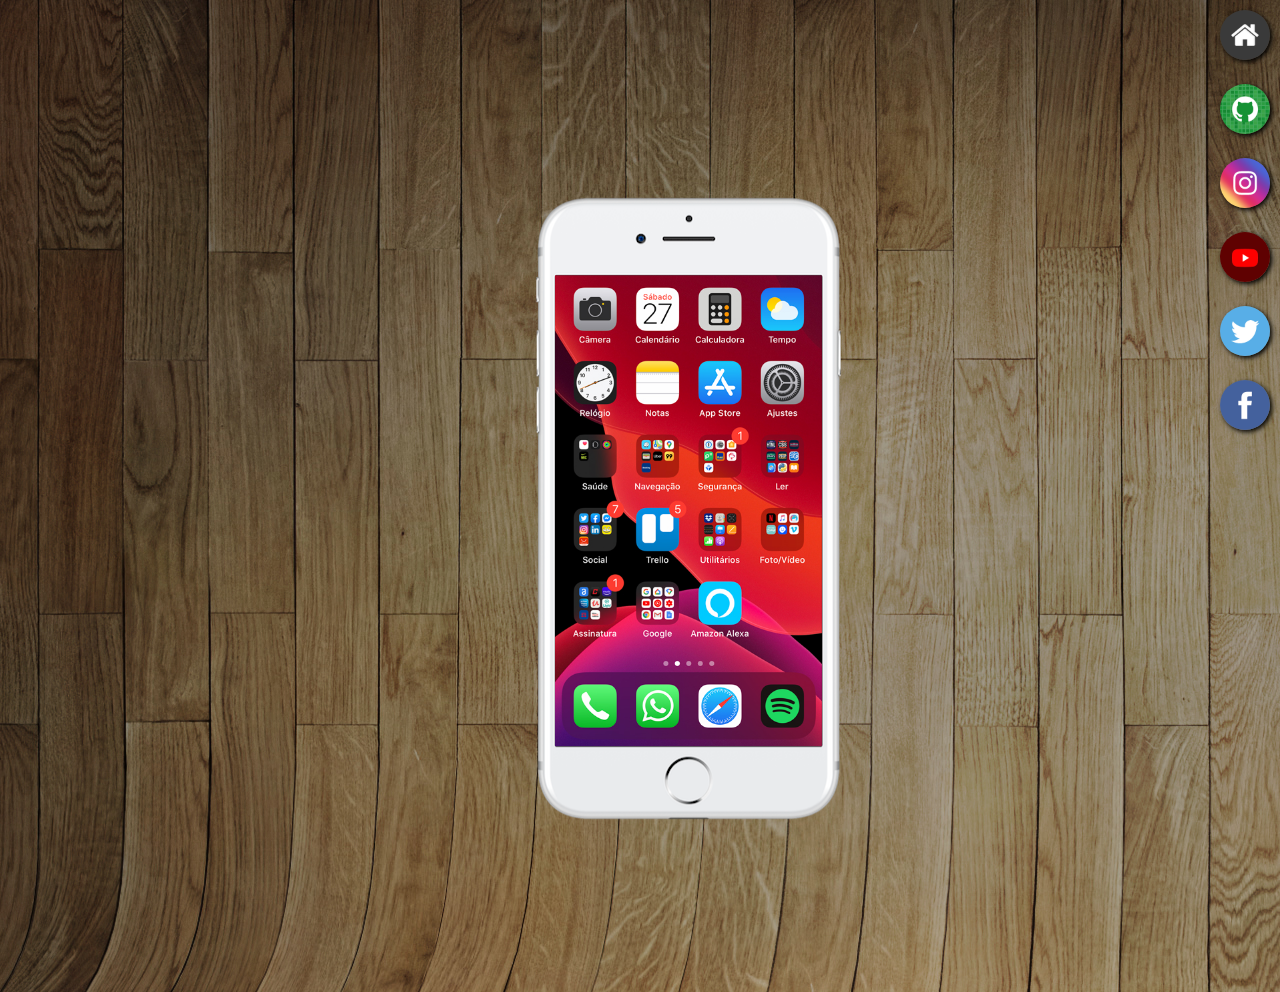
<file: index.html>
<!DOCTYPE html>
<html lang="pt-br">
<head>
    <meta charset="UTF-8">
    <meta name="viewport" content="width=device-width, initial-scale=1.0">
    <title>Projeto Redes Sociais</title>
    <link rel="shortcut icon" href="favicon.ico" type="image/x-icon">
    <link rel="stylesheet" href="estilos/style.css">
</head>
<body>
    <main>
        <section id="telefone">
            <iframe src="home.html" name="tela" id="tela" frameborder="0"></iframe>
        </section>
        <section id="redes-sociais">
            <a href="home.html" target="tela"><img src="imagens/logo-home.jpg" alt="home"></a><br>
            <a href="github.html" target="tela"><img src="imagens/logo-github.jpg" alt="github"></a><br>
            <a href="instagram.html" target="tela"><img src="imagens/logo-instagram.jpg" alt="instagram"></a><br>
            <a href="youtube.html" target="tela"><img src="imagens/logo-youtube.jpg" alt="youtube"></a><br>
            <a href="twitter.html" target="tela"><img src="imagens/logo-twitter.jpg" alt="twitter"></a><br>
            <a href="facebook.html" target="tela"><img src="imagens/logo-facebook.jpg" alt="facebook"></a>
        </section>
    </main>
</body>
</html>
</file>
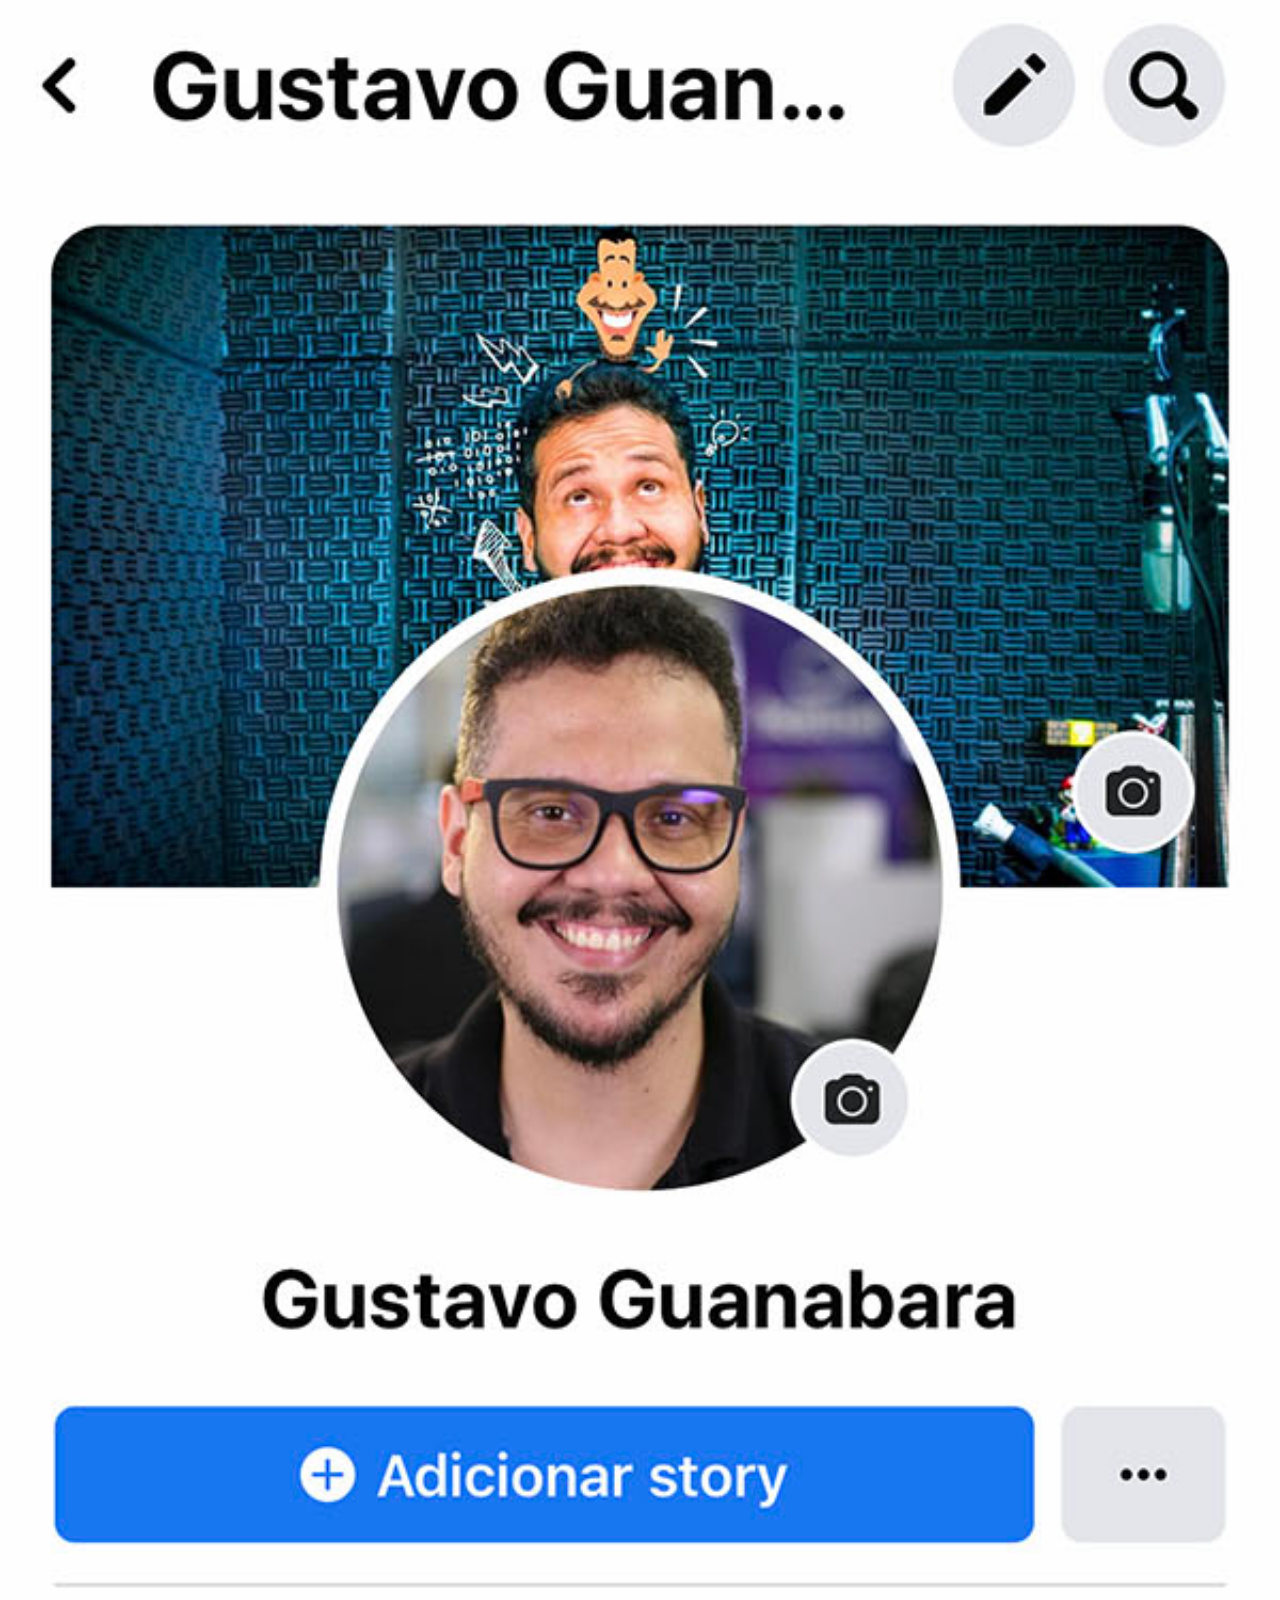
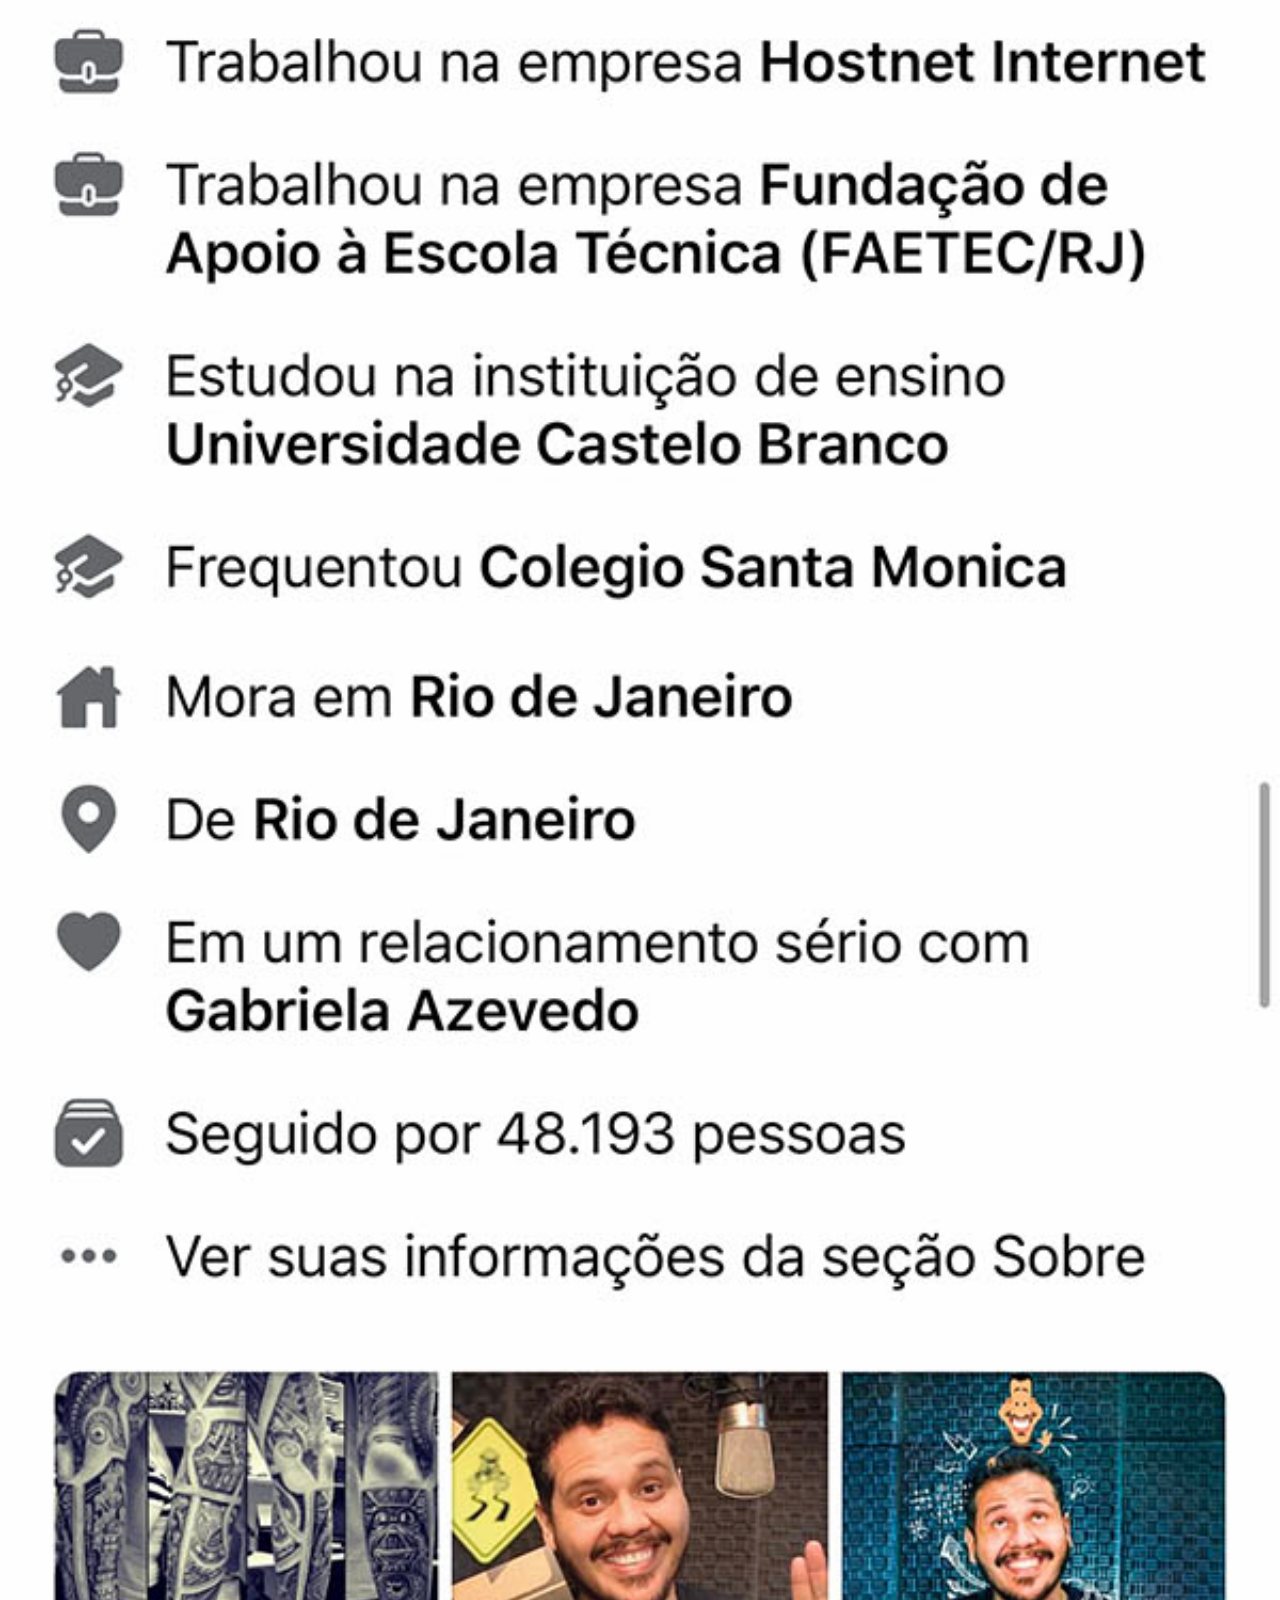
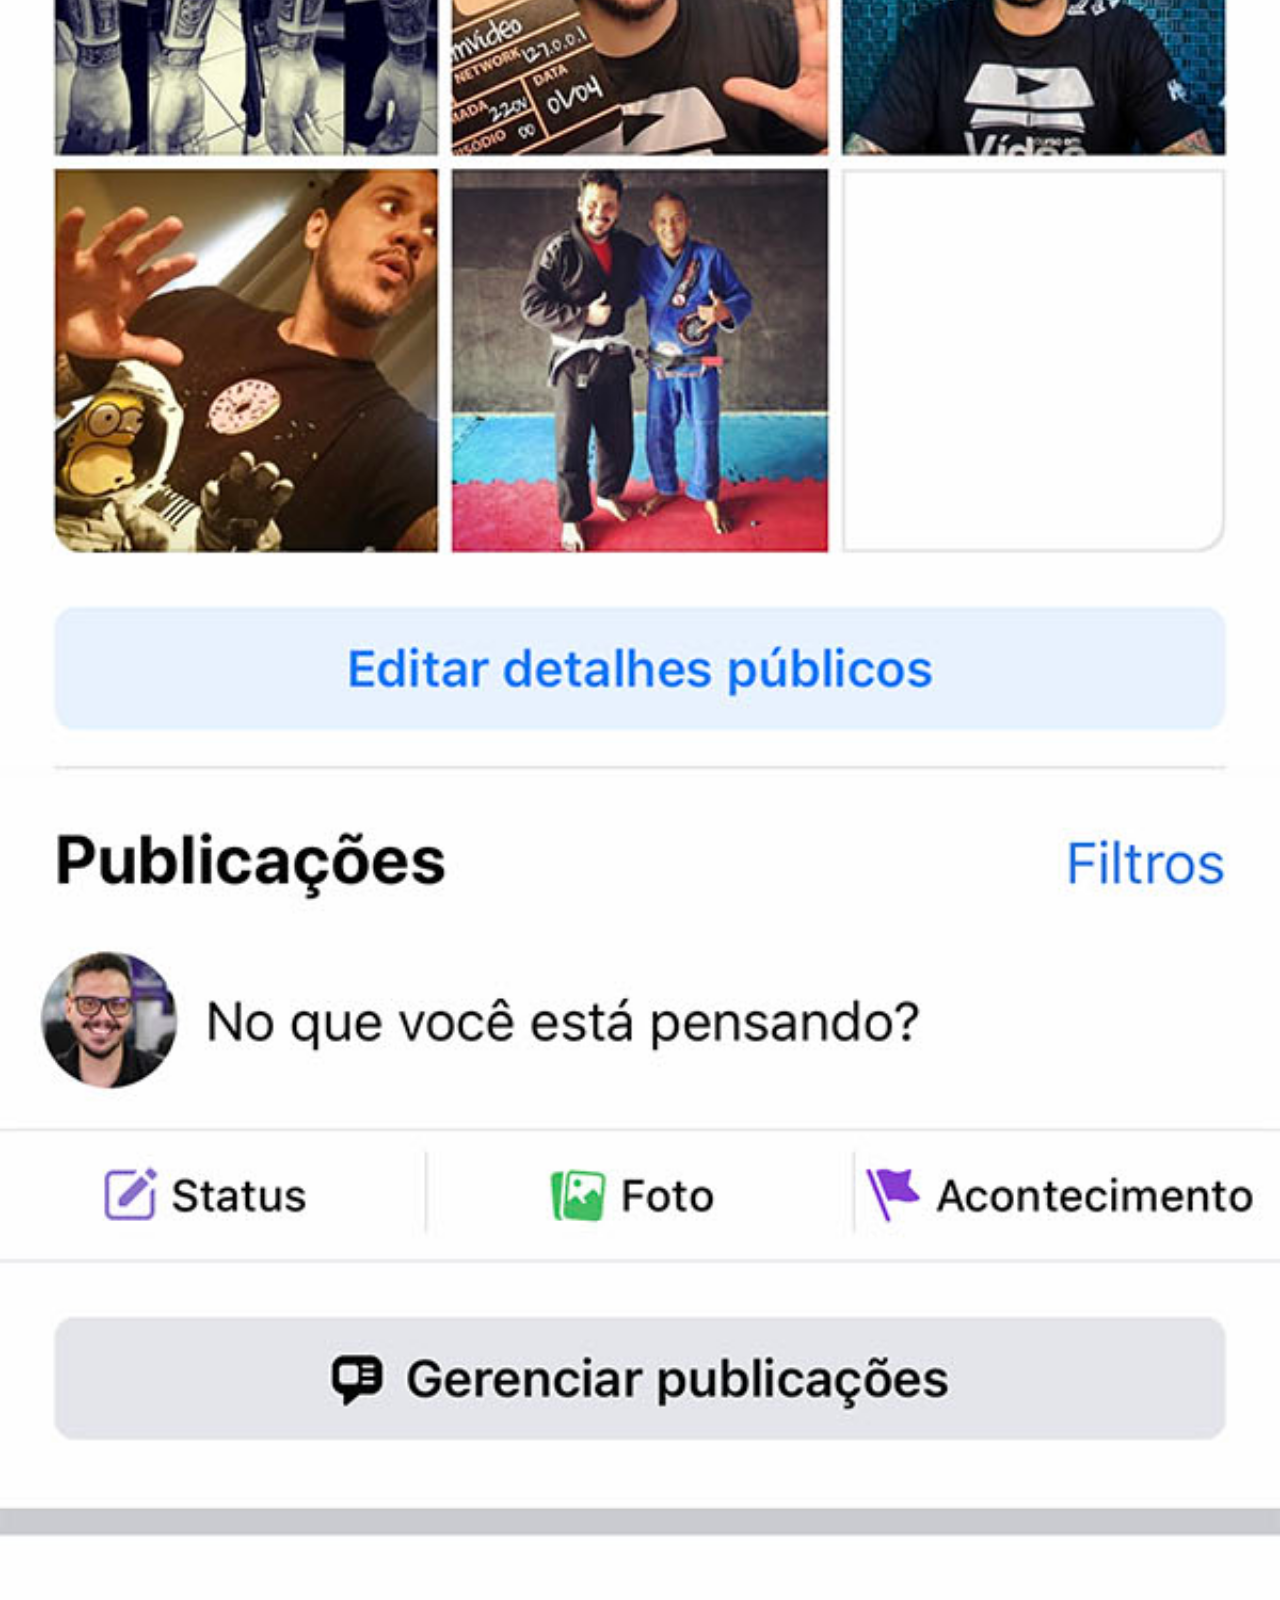
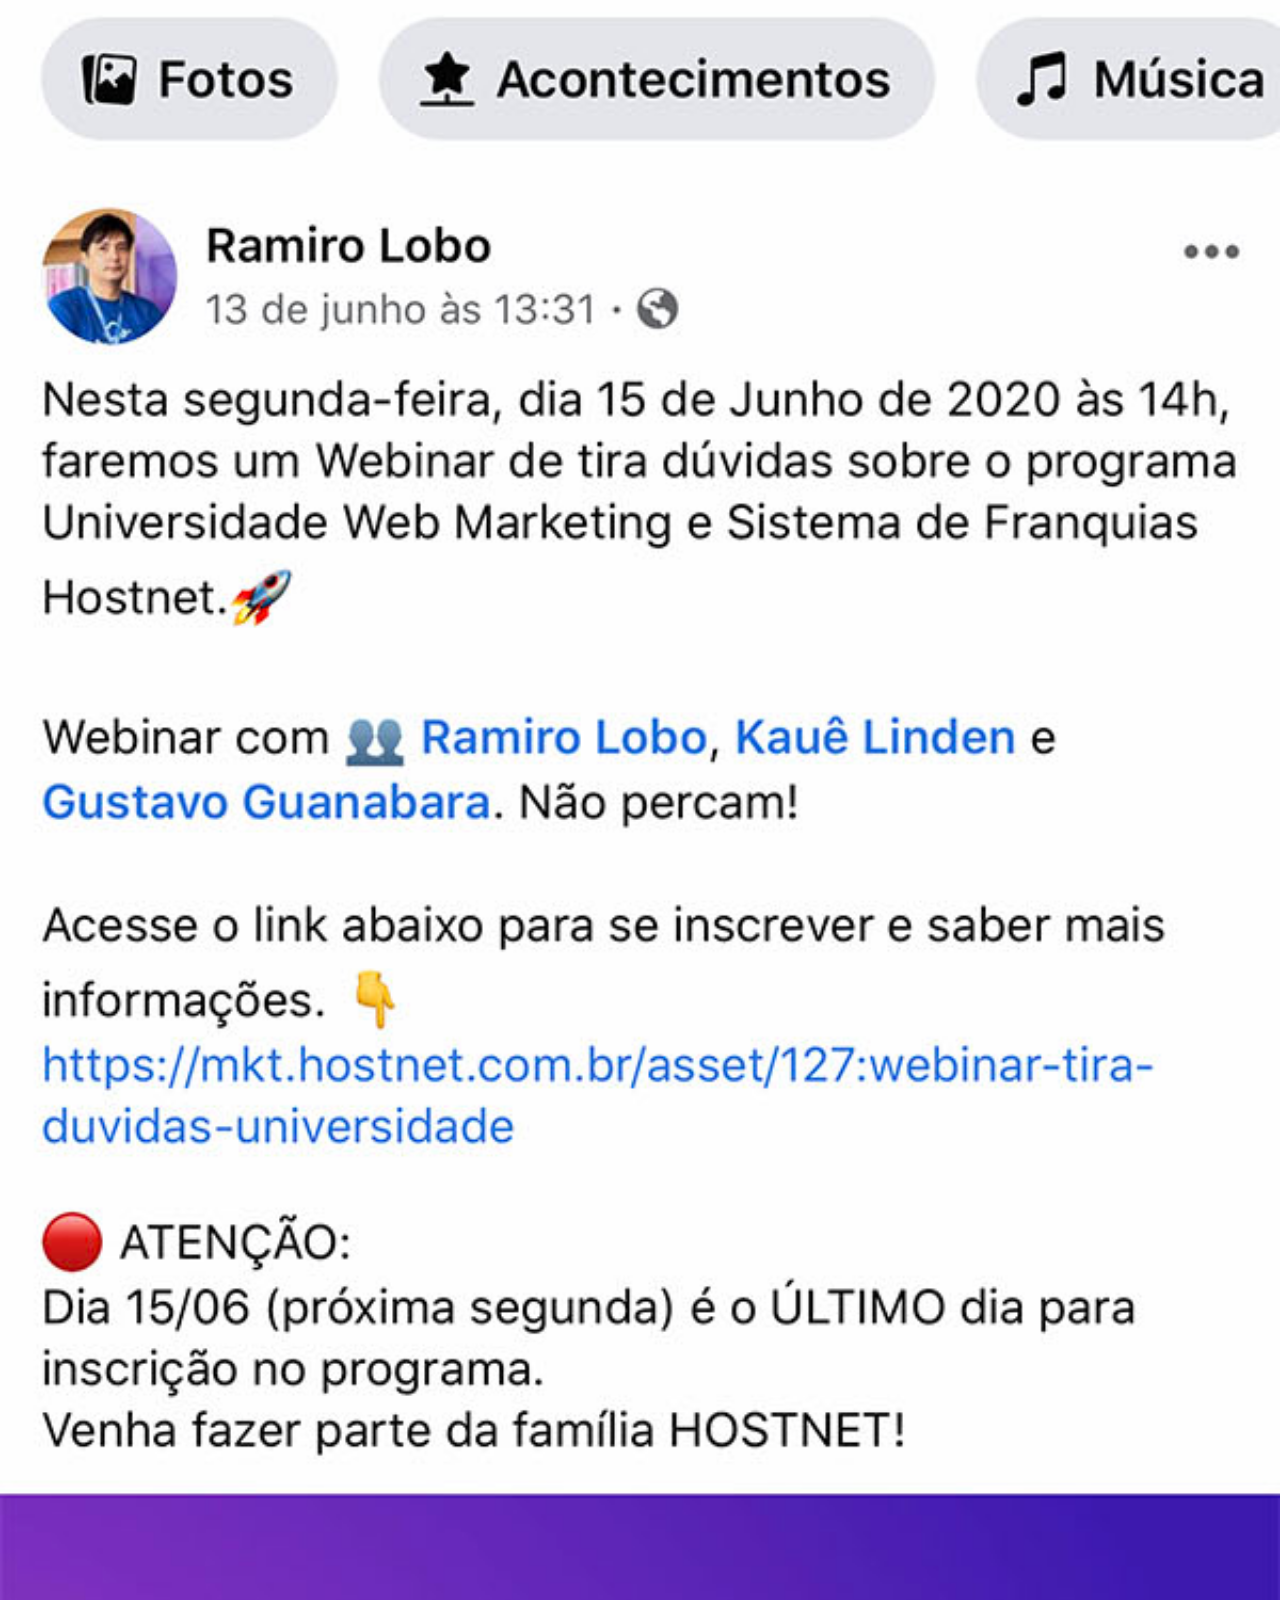
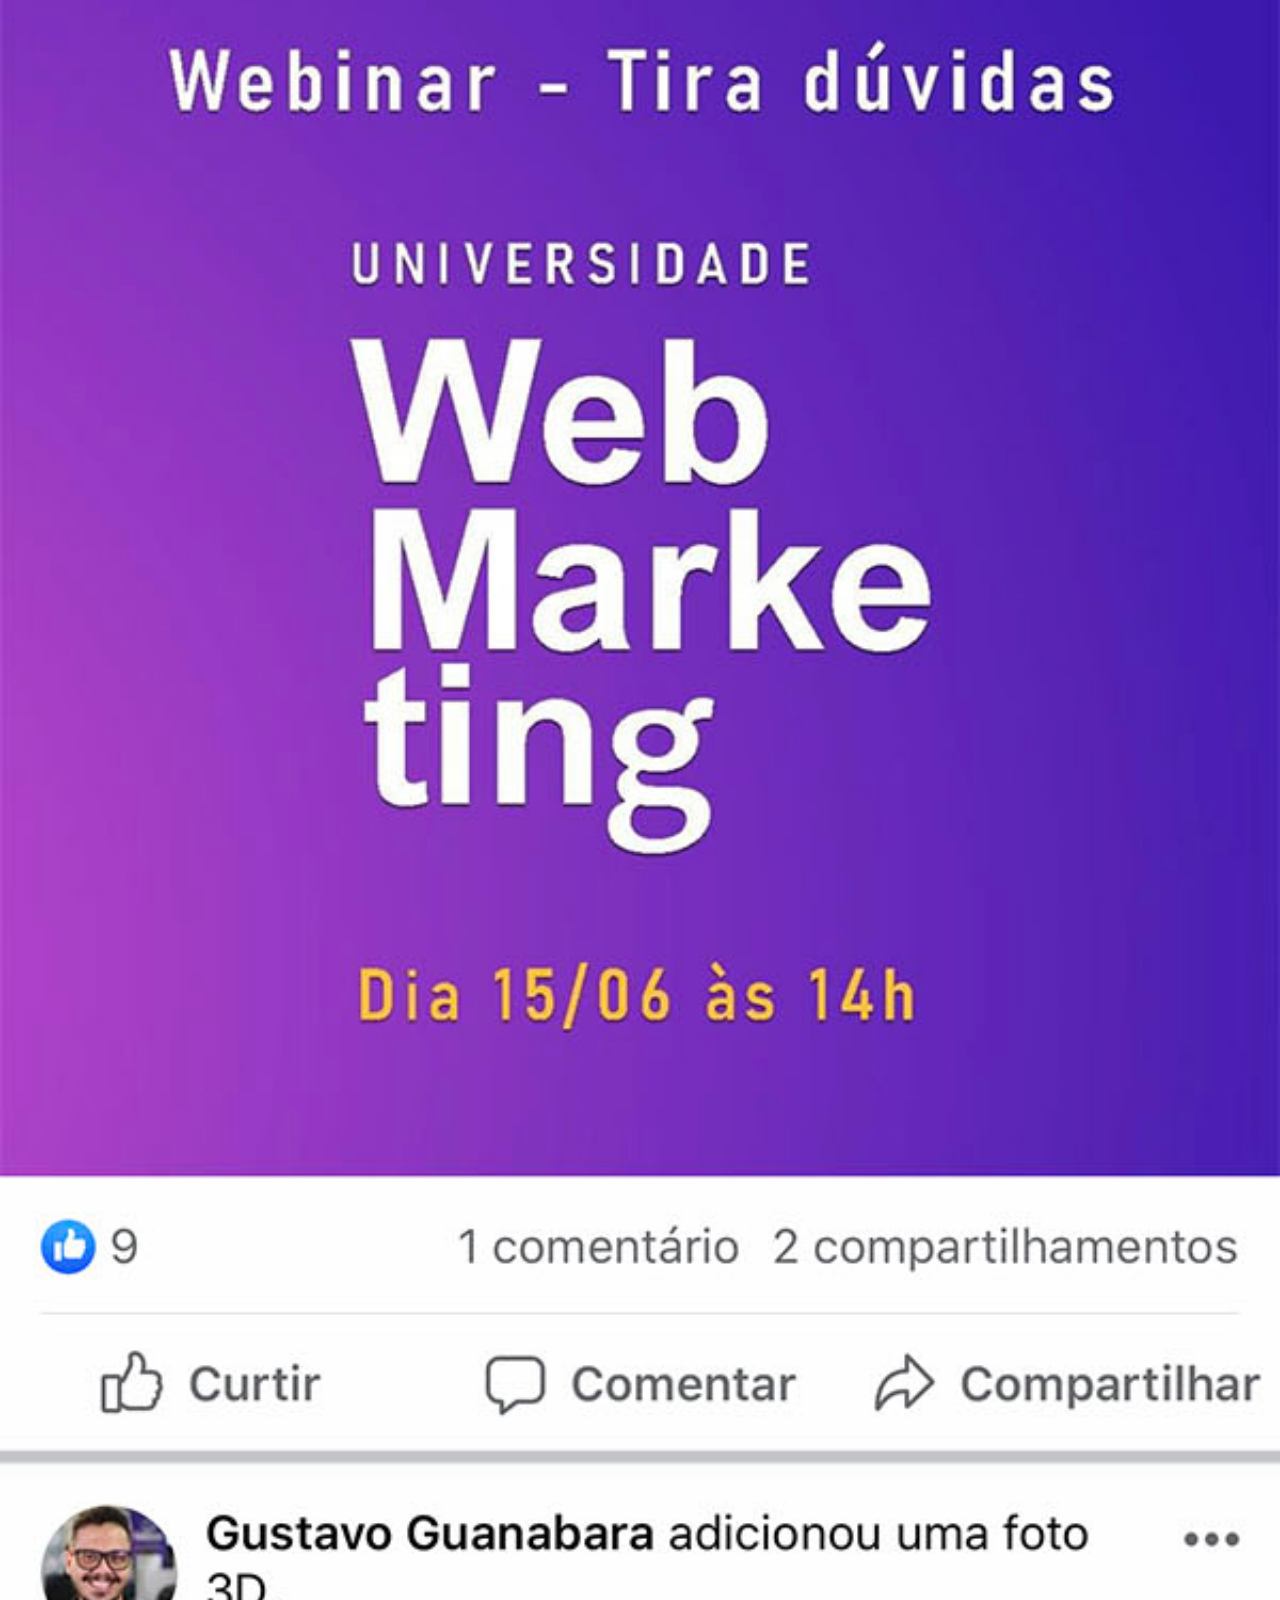
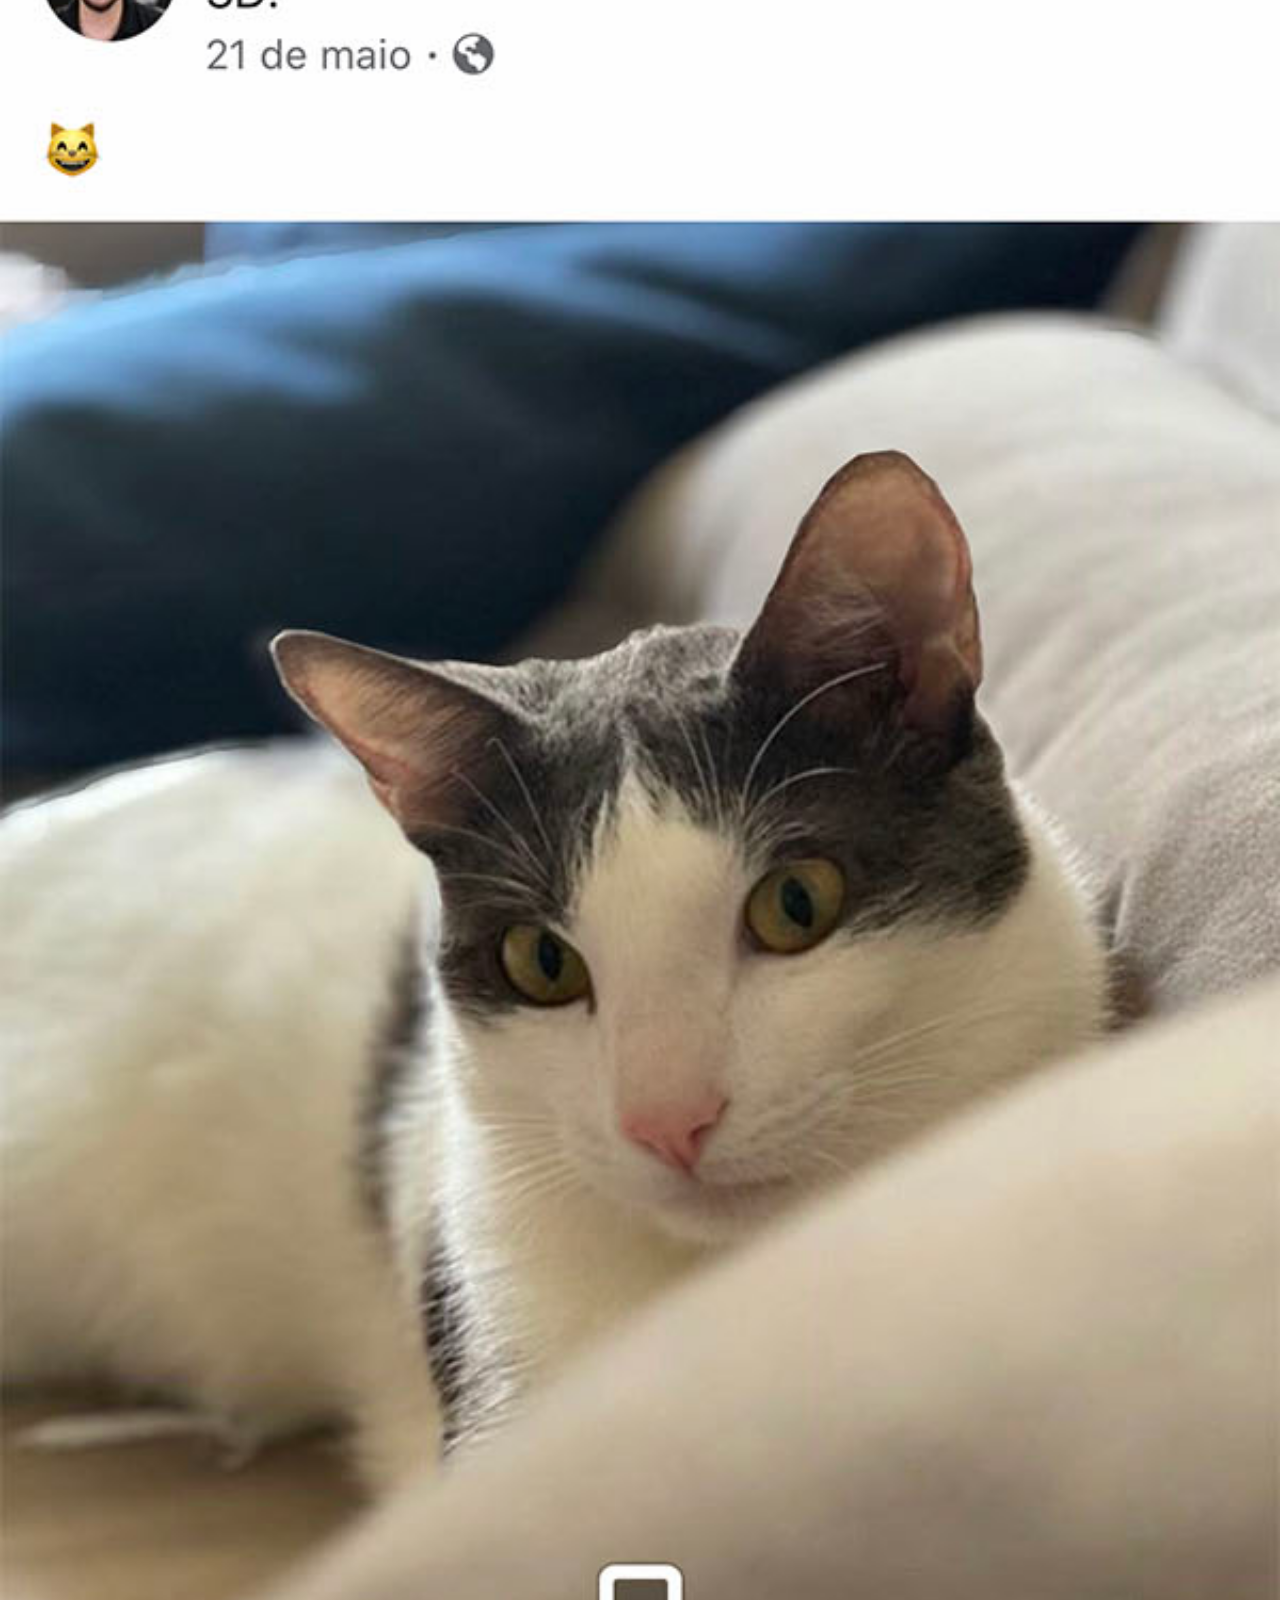
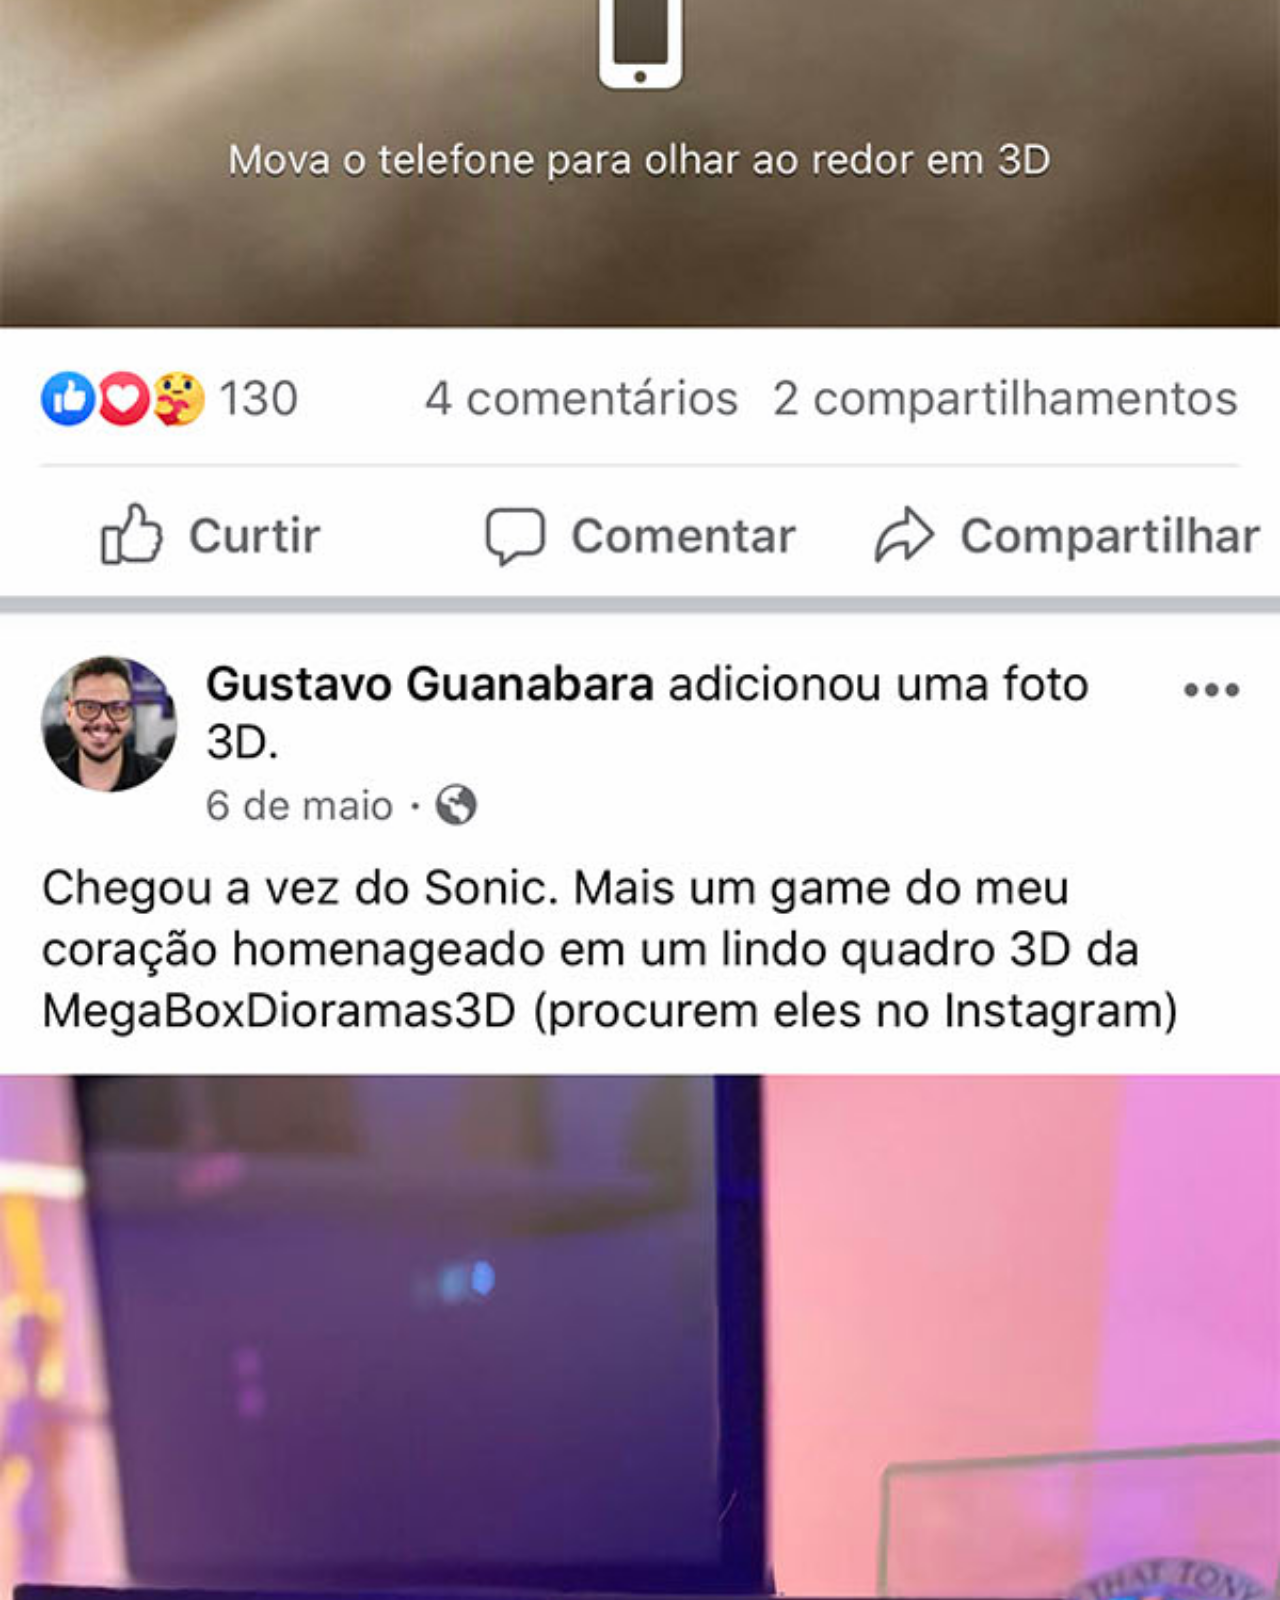
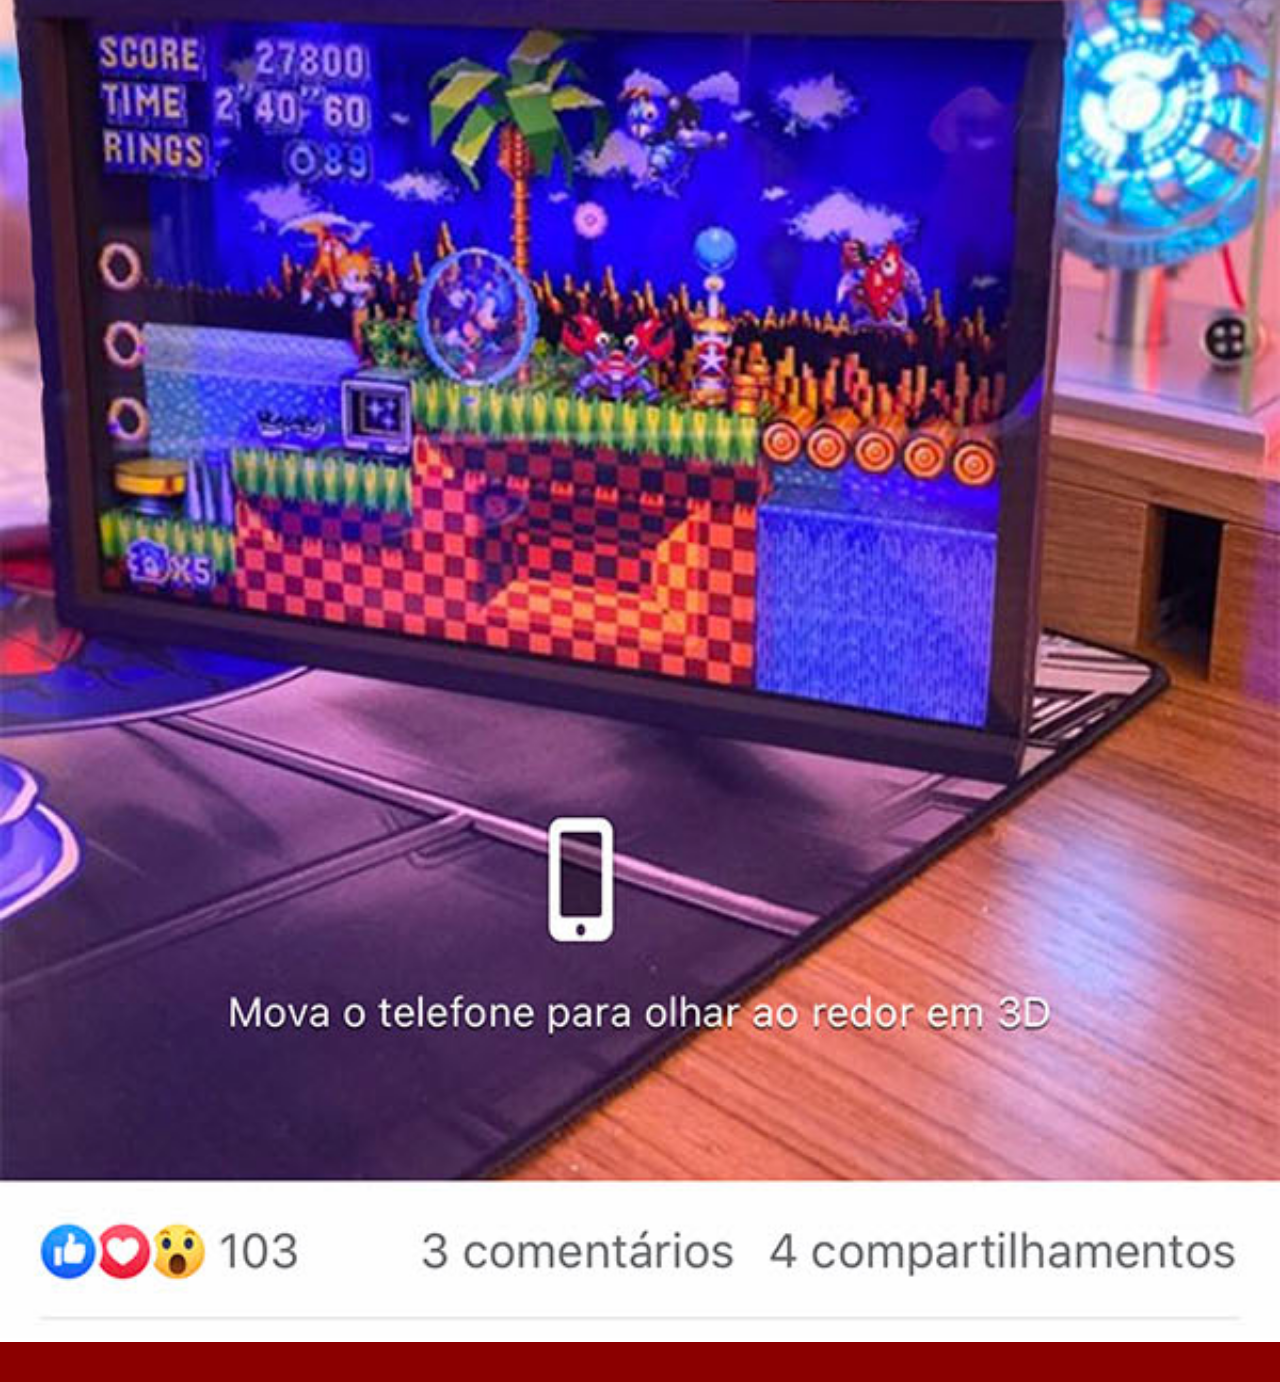
<file: facebook.html>
<!DOCTYPE html>
<html lang="pt-br">
<head>
    <meta charset="UTF-8">
    <meta name="viewport" content="width=device-width, initial-scale=1.0">
    <title>Facebook</title>
    <link rel="stylesheet" href="estilos/social.css">
</head>
<body>
    <img src="imagens/tela-facebook.jpg" alt="">
    <a href="https://www.facebook.com/gustavoguanabara"></a>
</body>
</html>
</file>
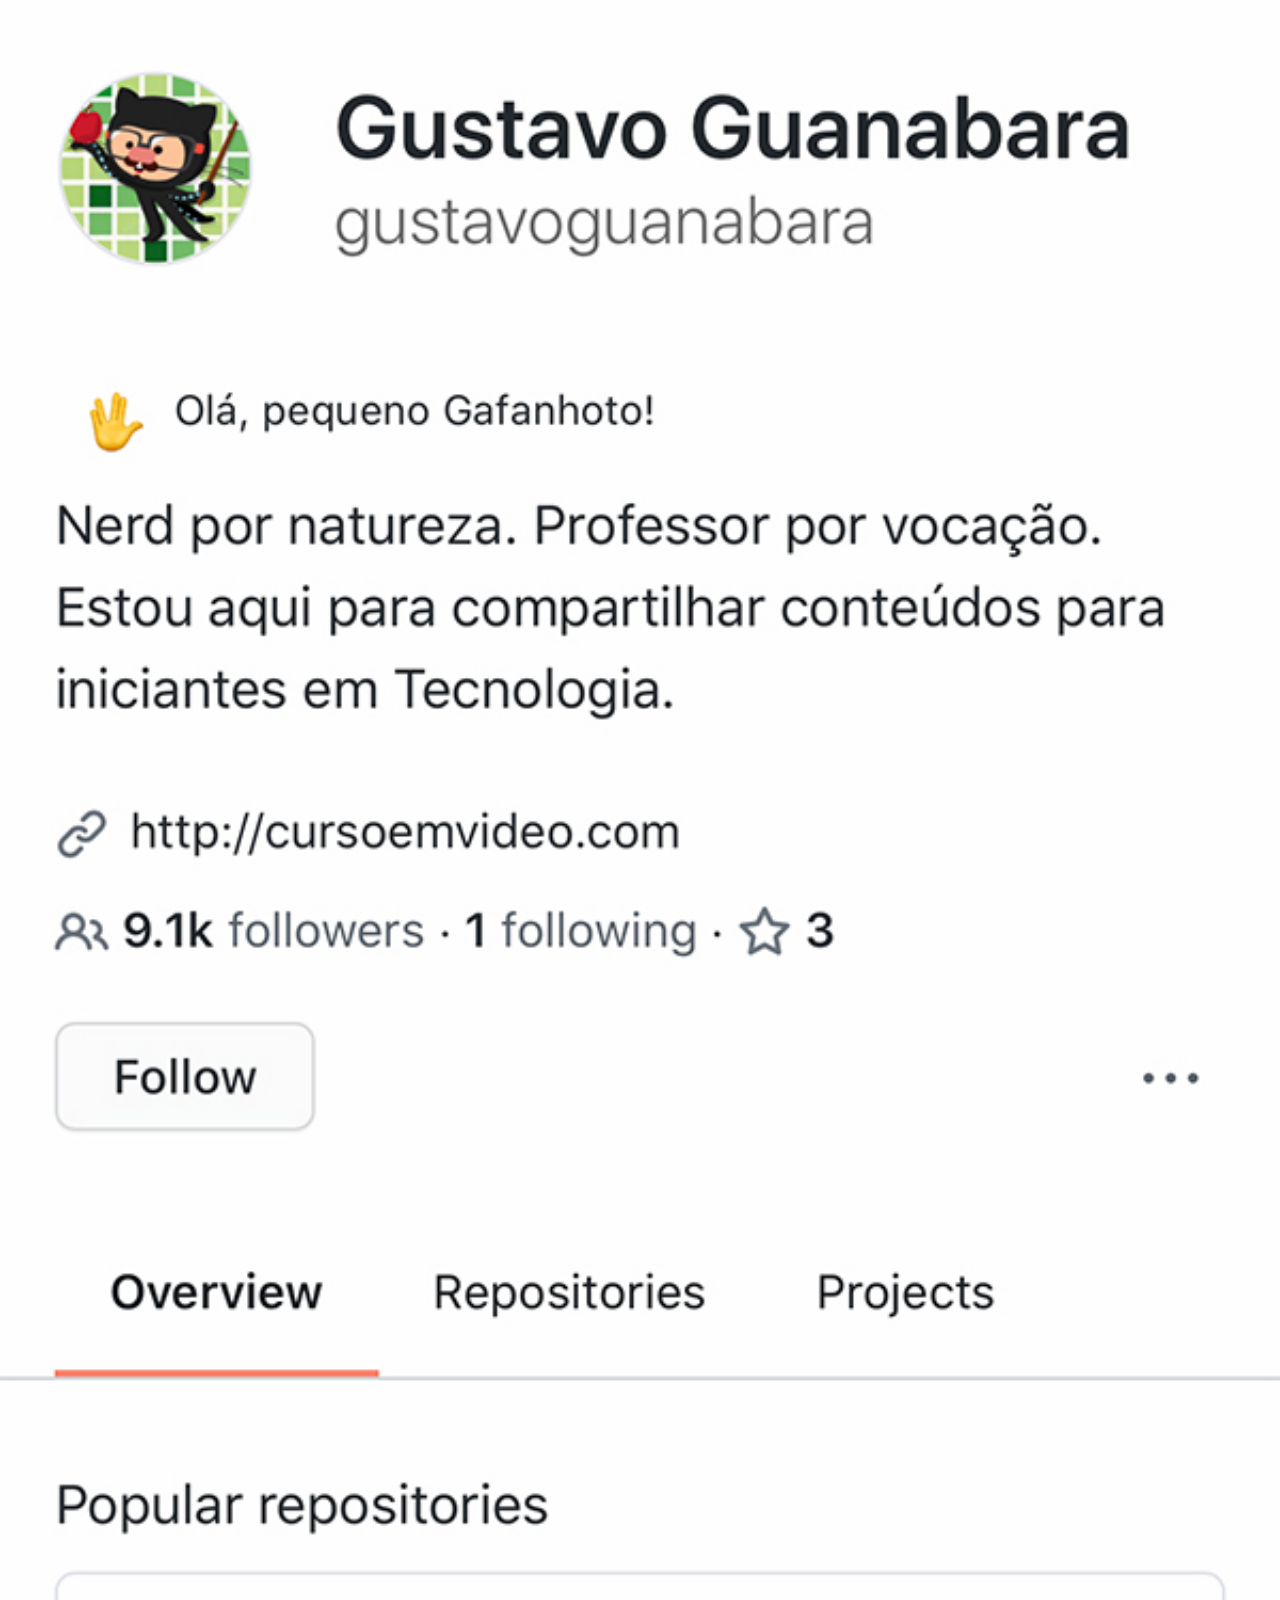
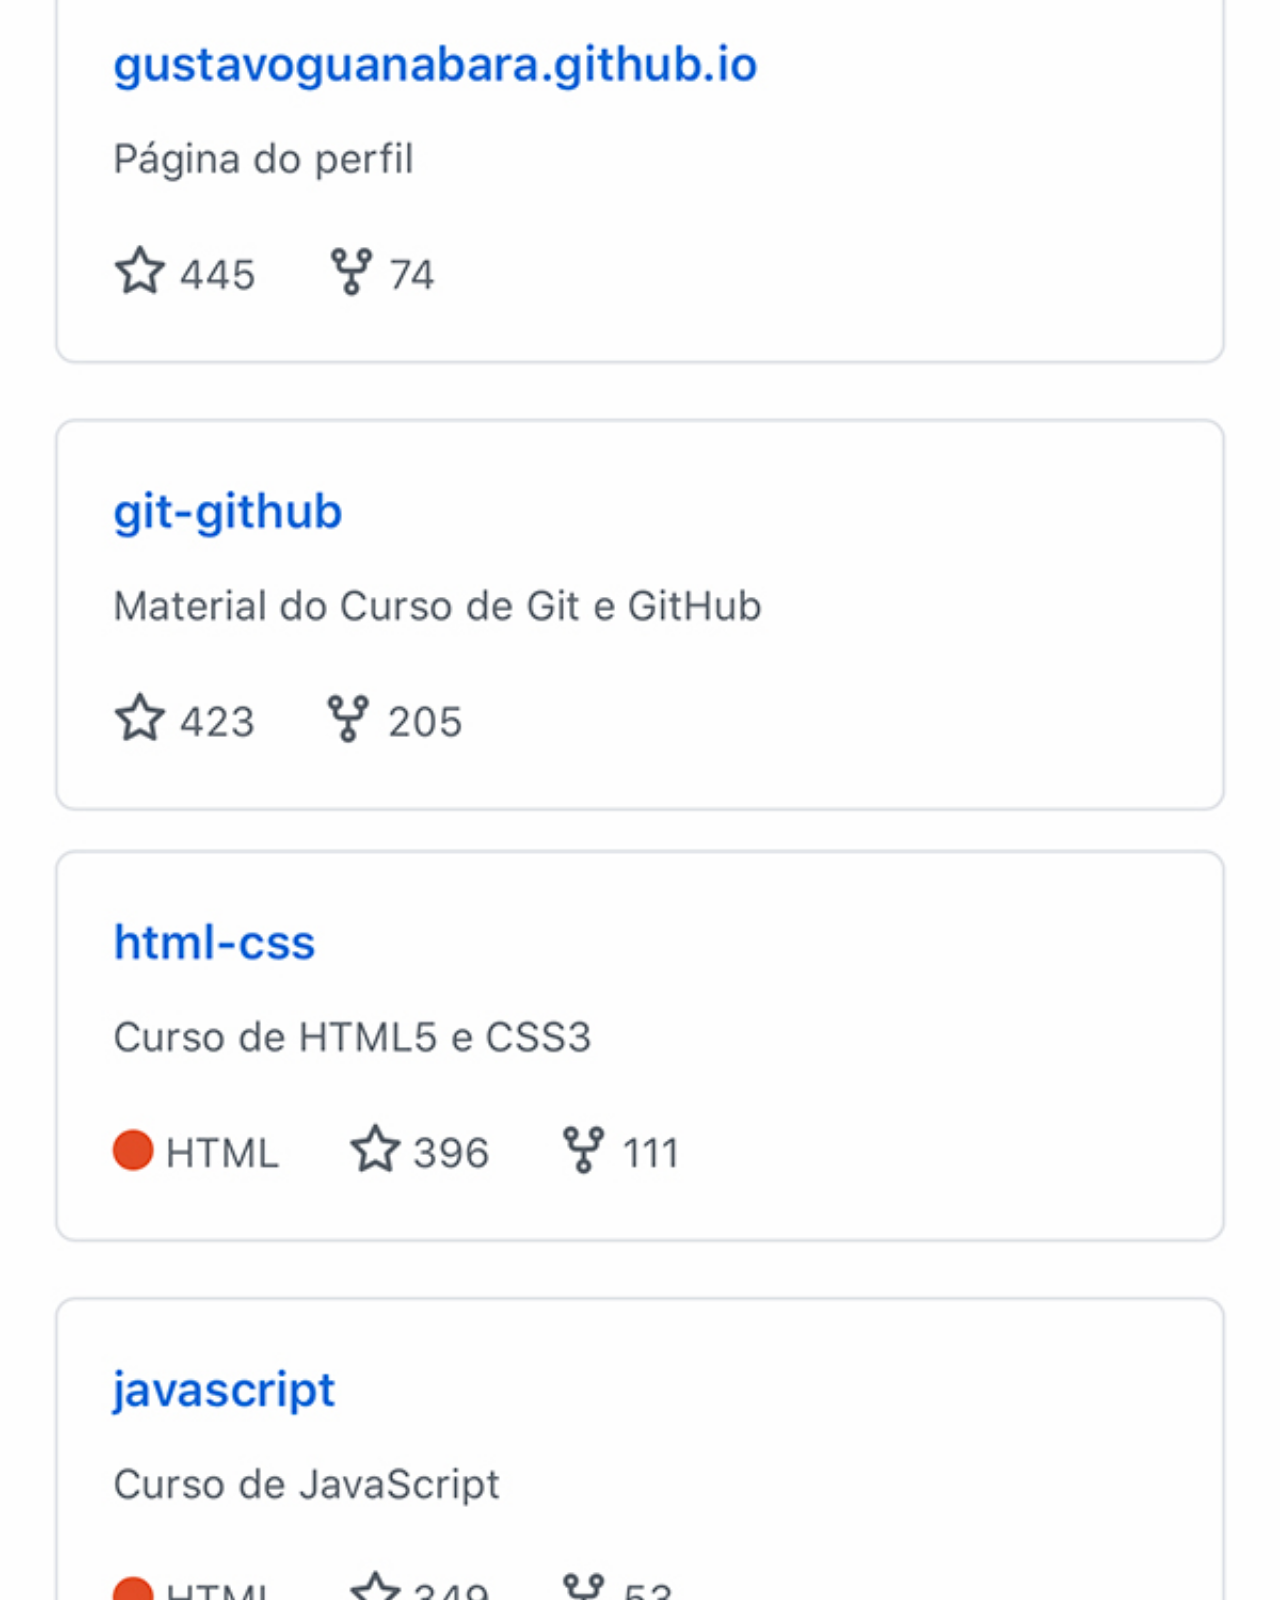
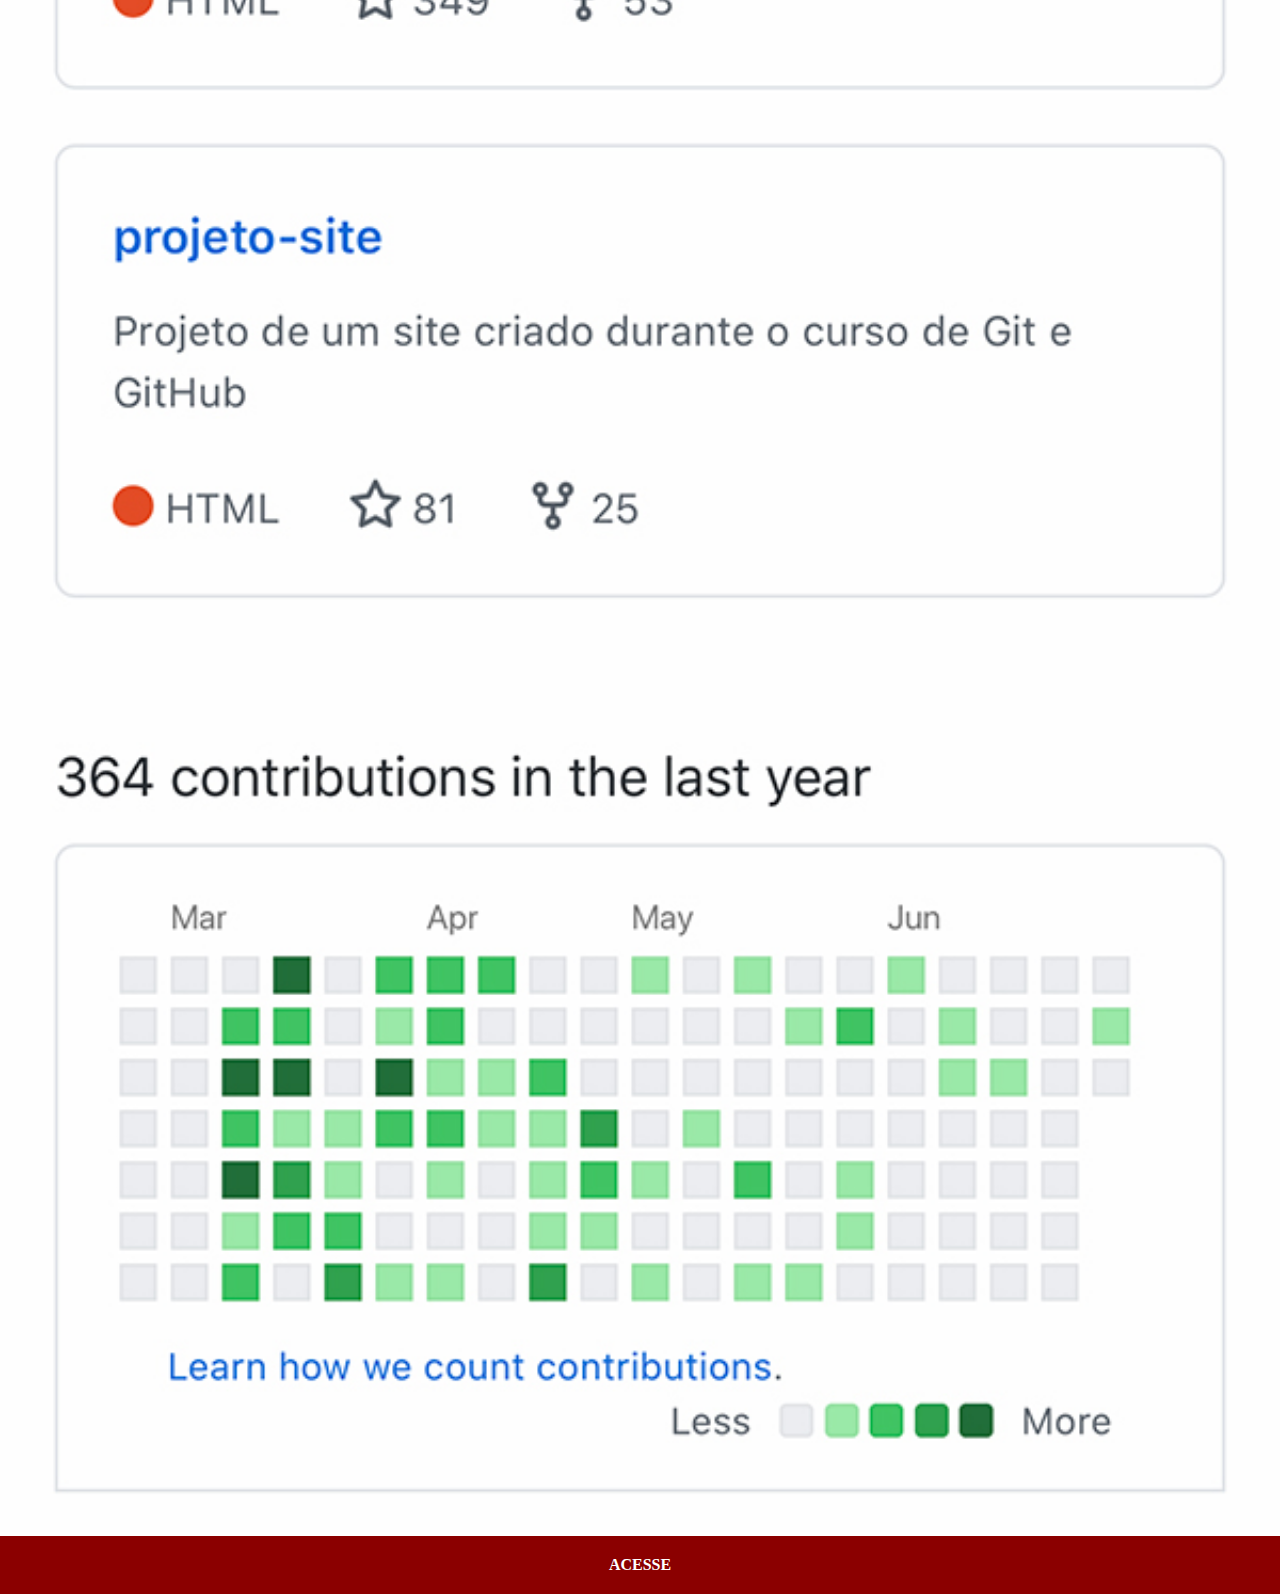
<file: github.html>
<!DOCTYPE html>
<html lang="pt-br">
<head>
    <meta charset="UTF-8">
    <meta name="viewport" content="width=device-width, initial-scale=1.0">
    <title>Git-Hub</title>
    <link rel="stylesheet" href="estilos/social.css">
</head>
<body>
    <img src="imagens/tela-github.jpg" alt="">
    <a href="https://github.com">ACESSE</a>
</body>
</html>
</file>
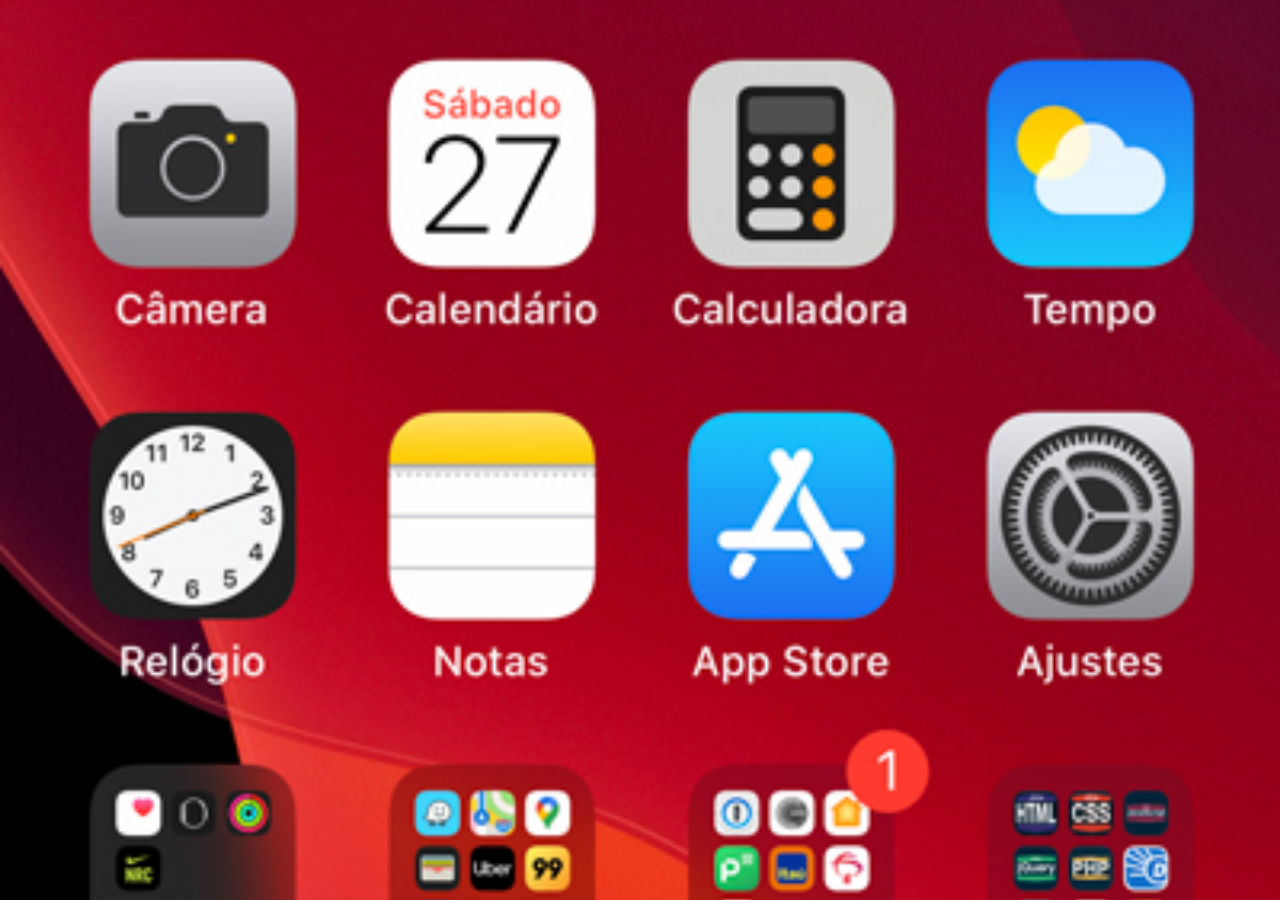
<file: home.html>
<!DOCTYPE html>
<html lang="pt-br">
<head>
    <meta charset="UTF-8">
    <meta name="viewport" content="width=device-width, initial-scale=1.0">
    <title>Home</title>
    <style>
        * {
            padding: 0px;
            margin: 0px;
        }

        body {
            width: 100%;
            height: 100%;
            background-image: url('imagens/tela-home.jpg');
            background-repeat: no-repeat;
            background-position: top center;
            background-size: cover;
        }
    </style>
</head>
<body>
    
</body>
</html>
</file>
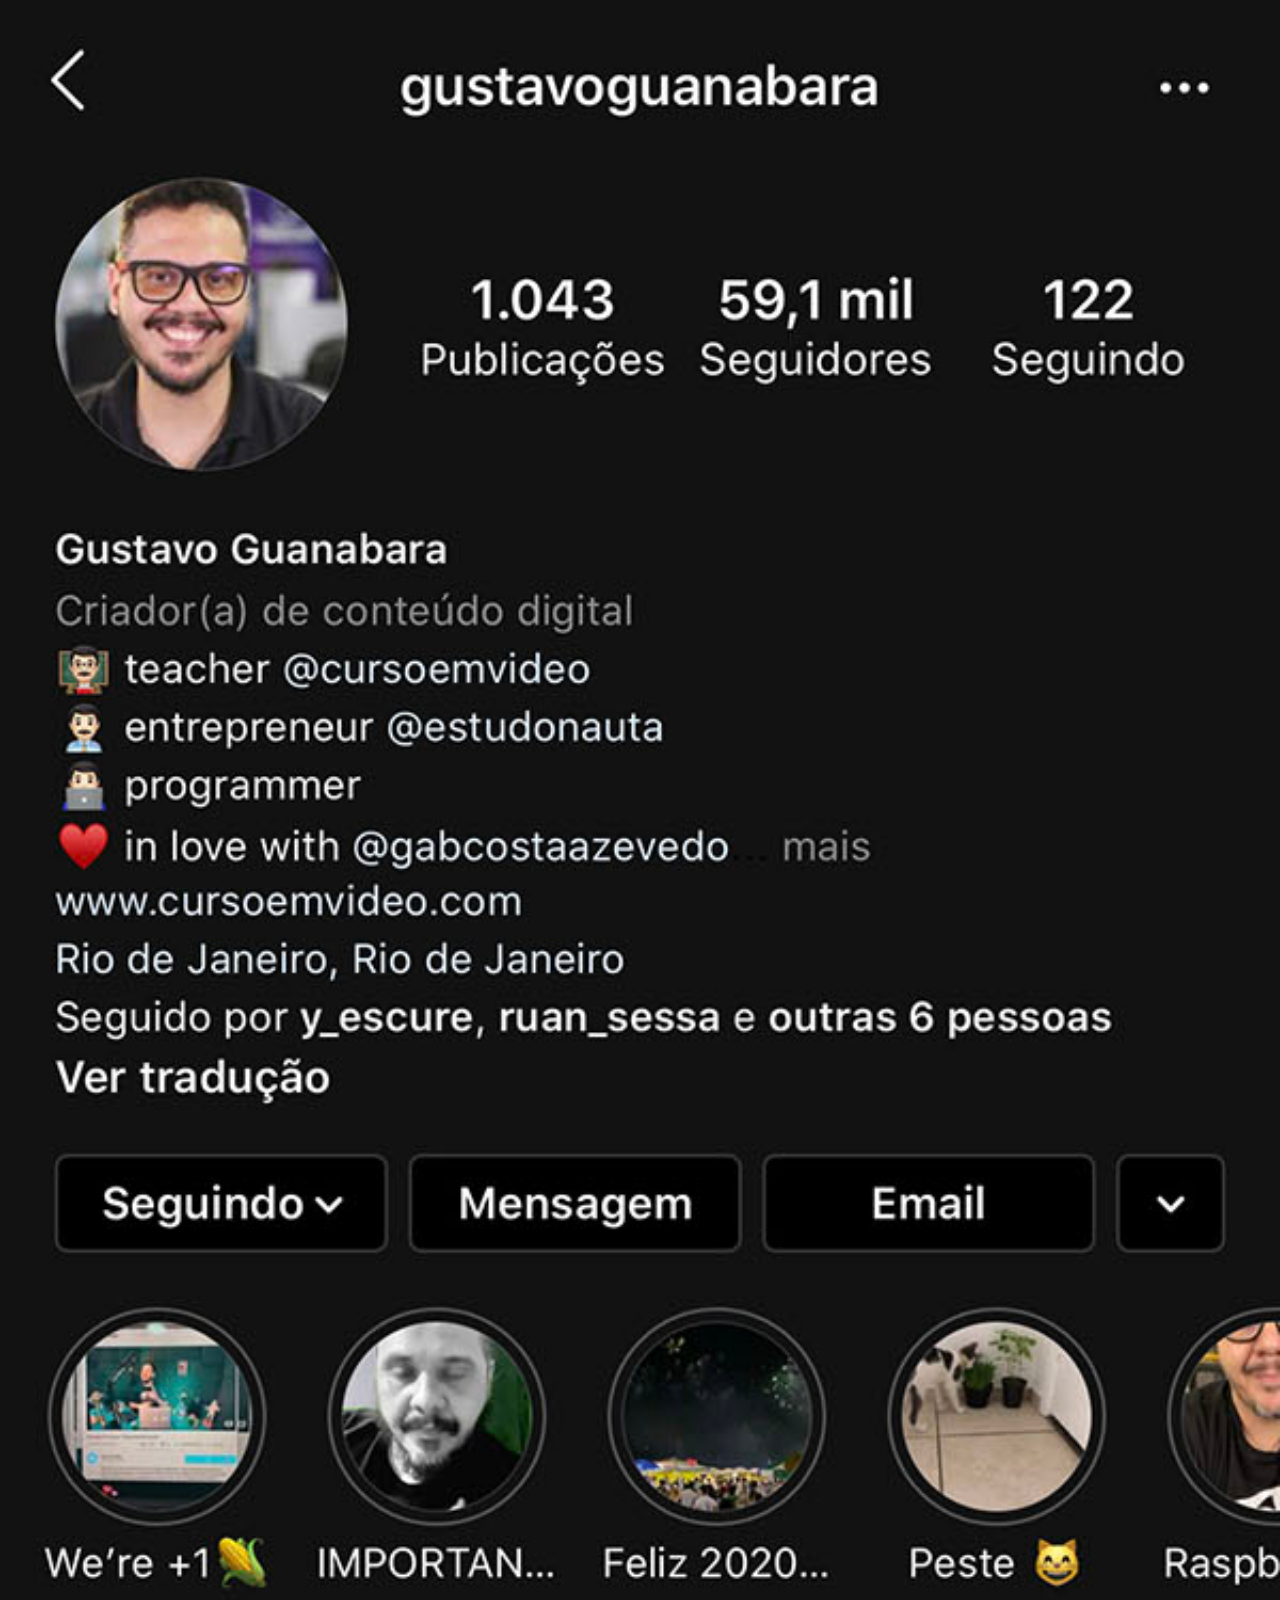
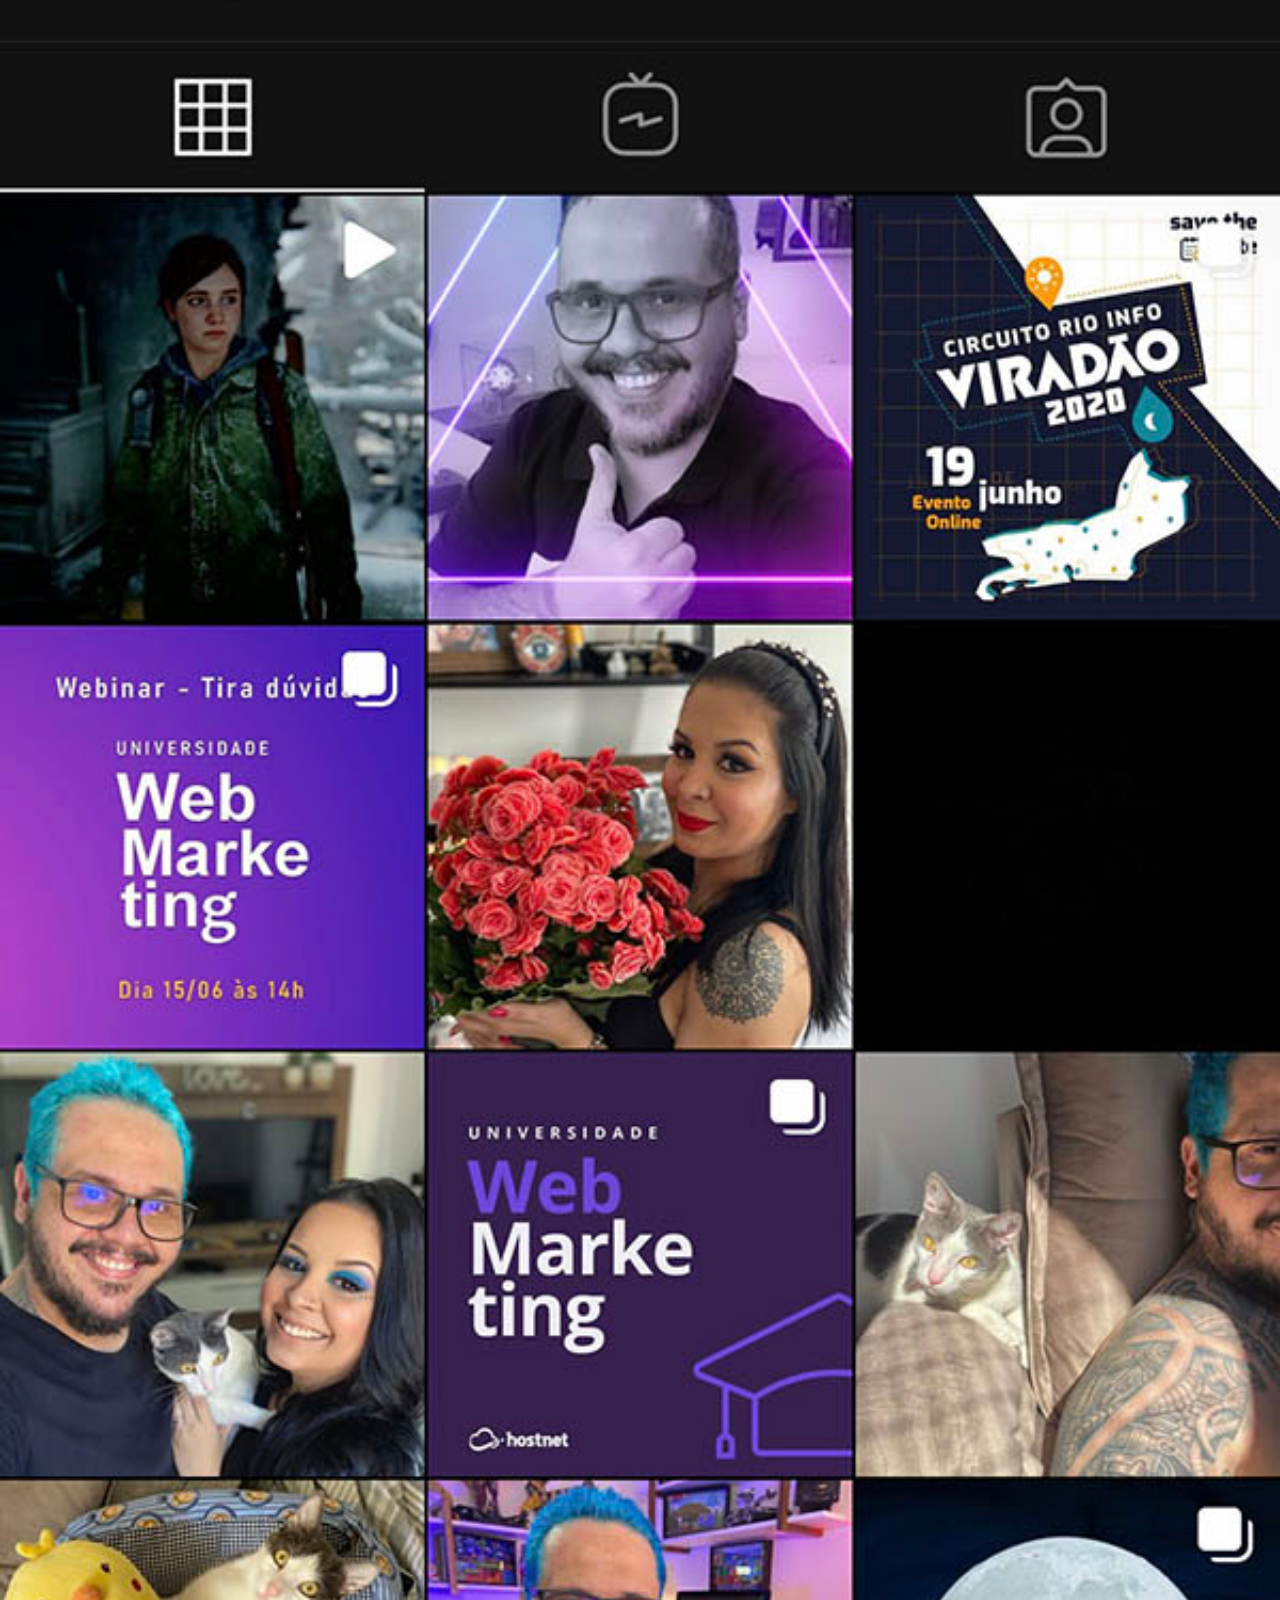
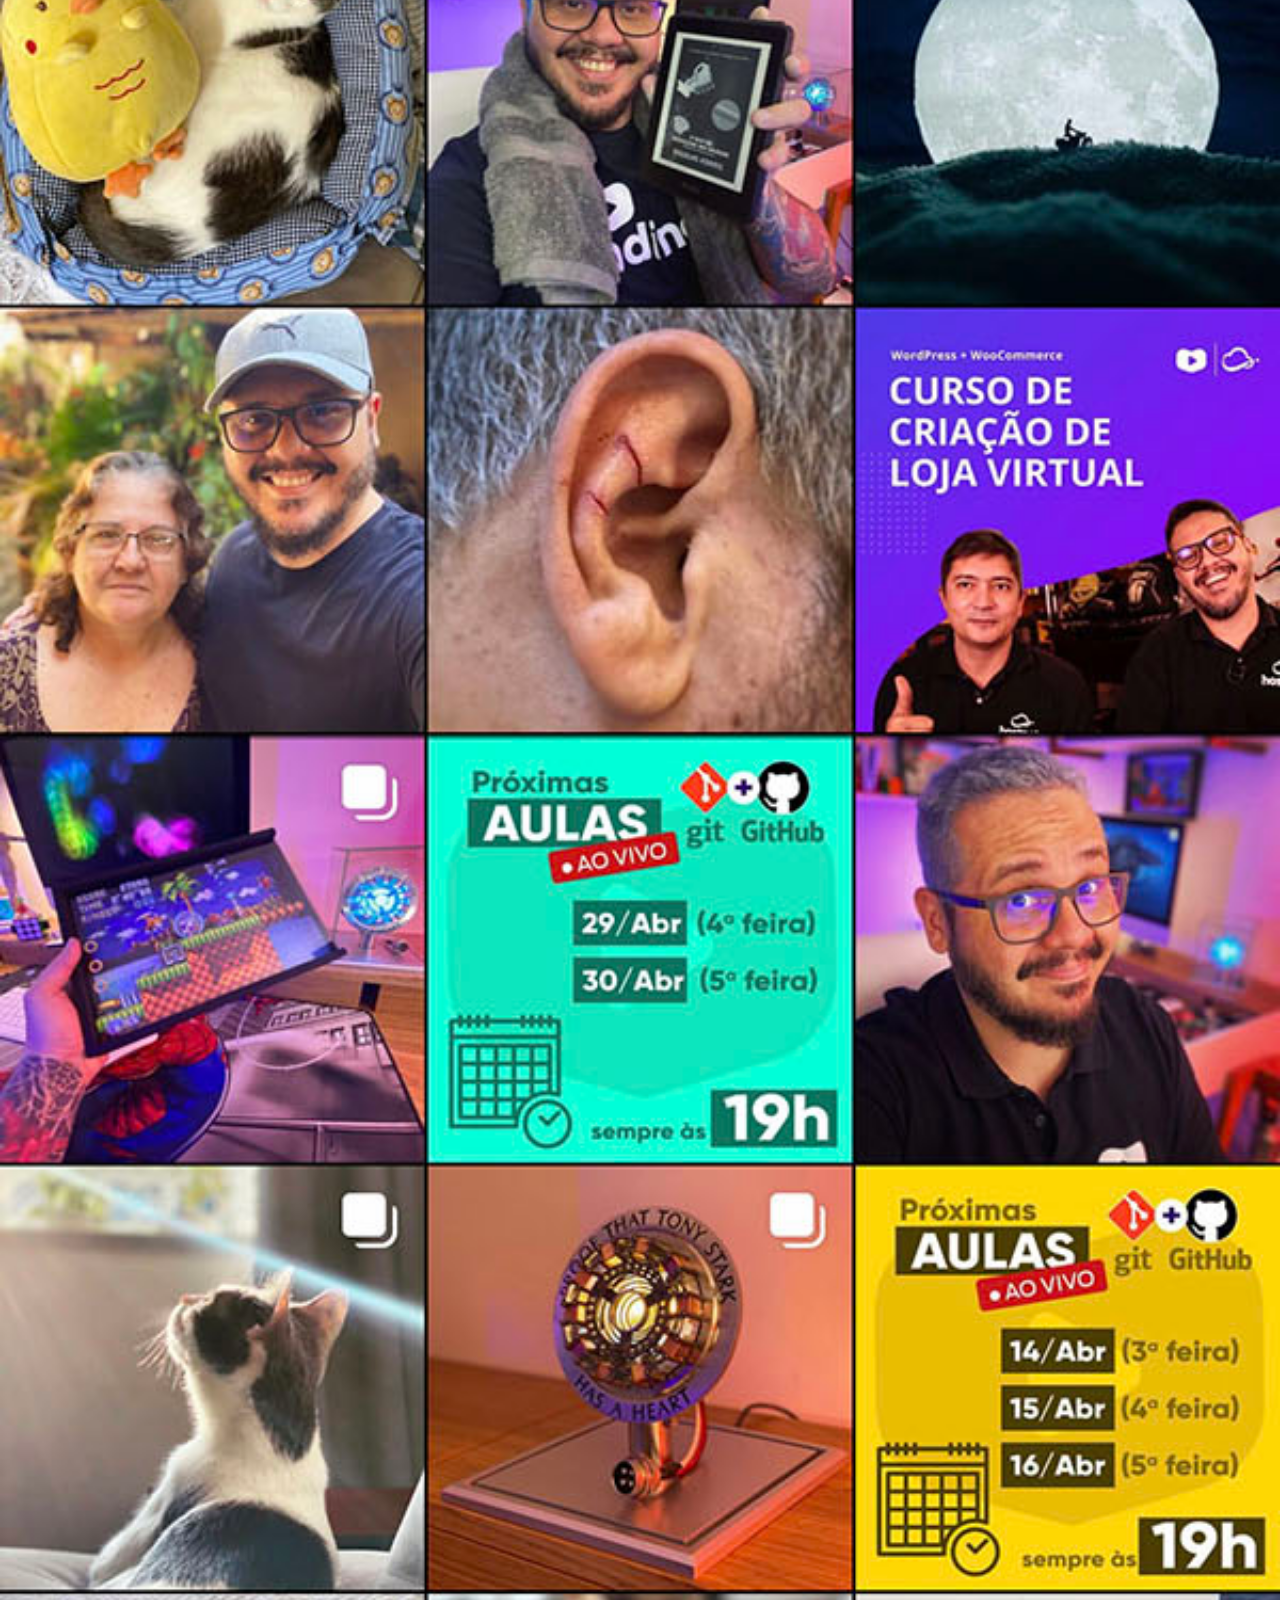
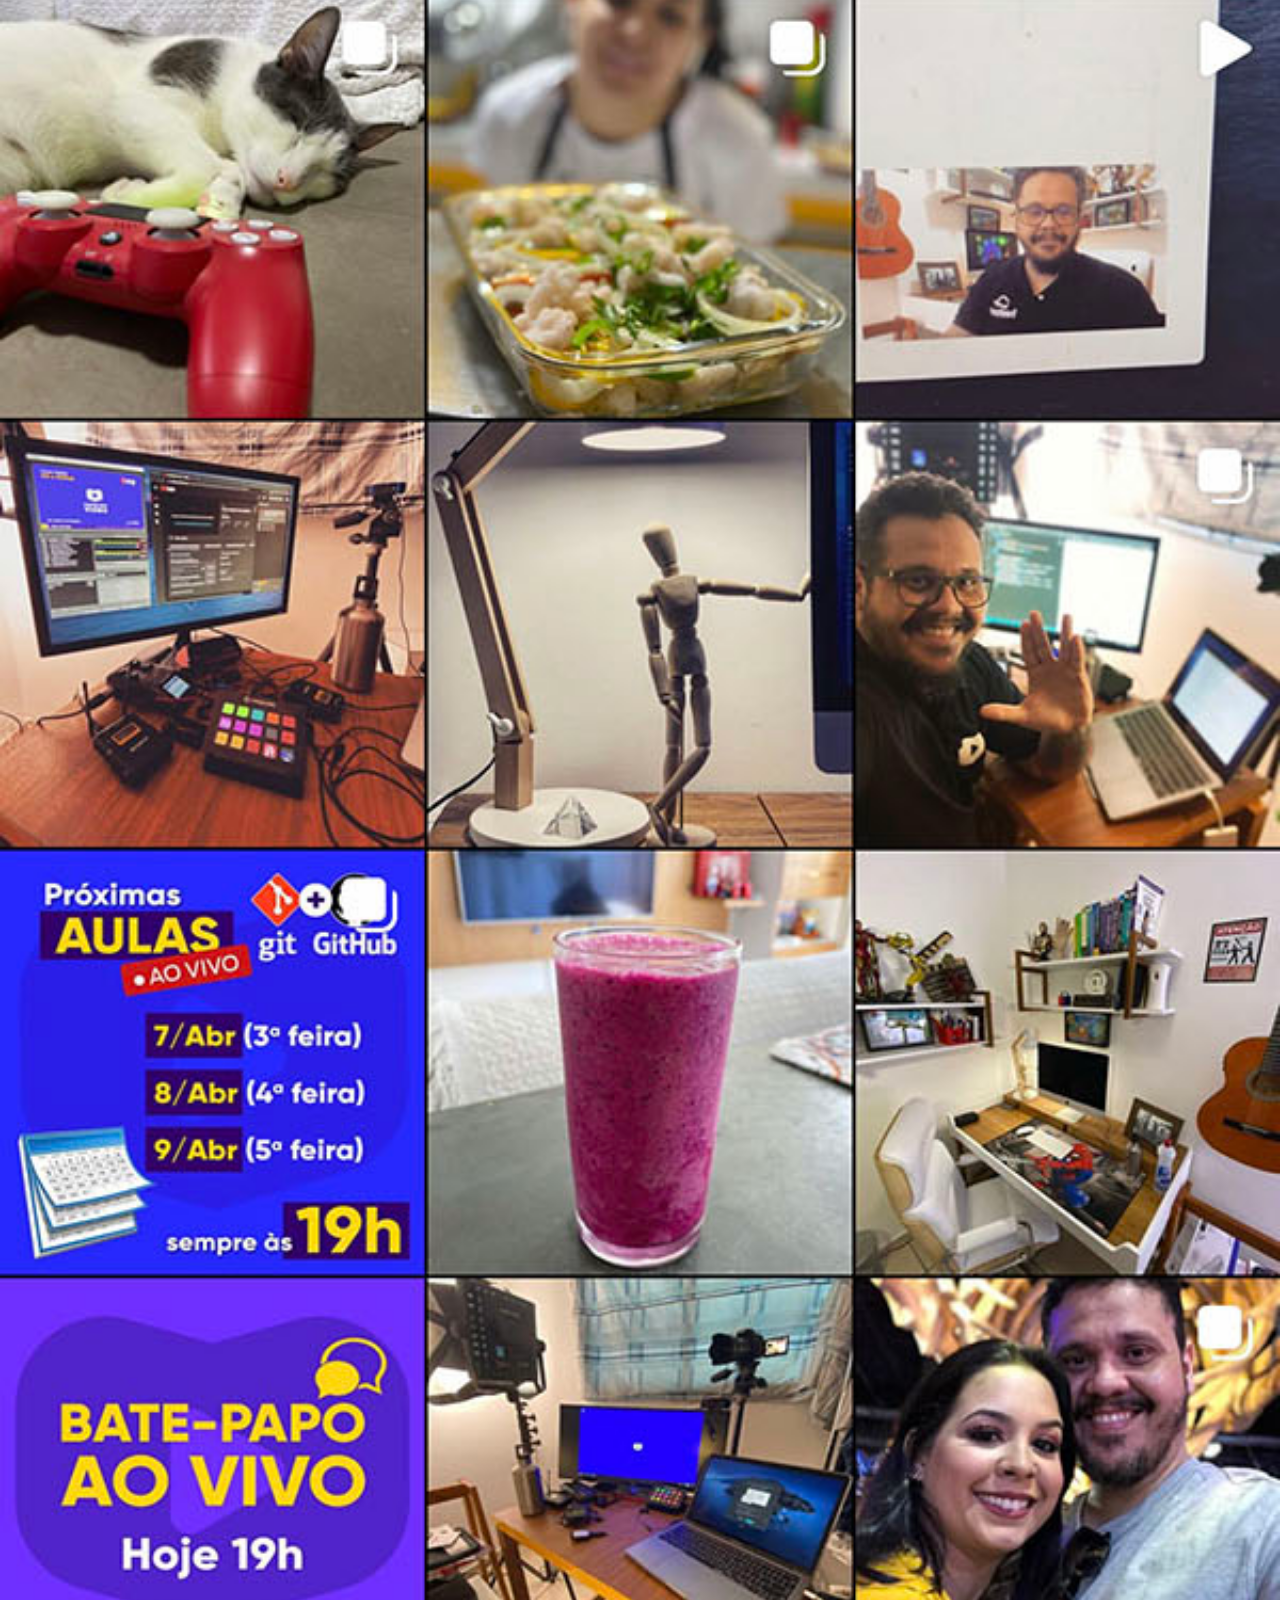
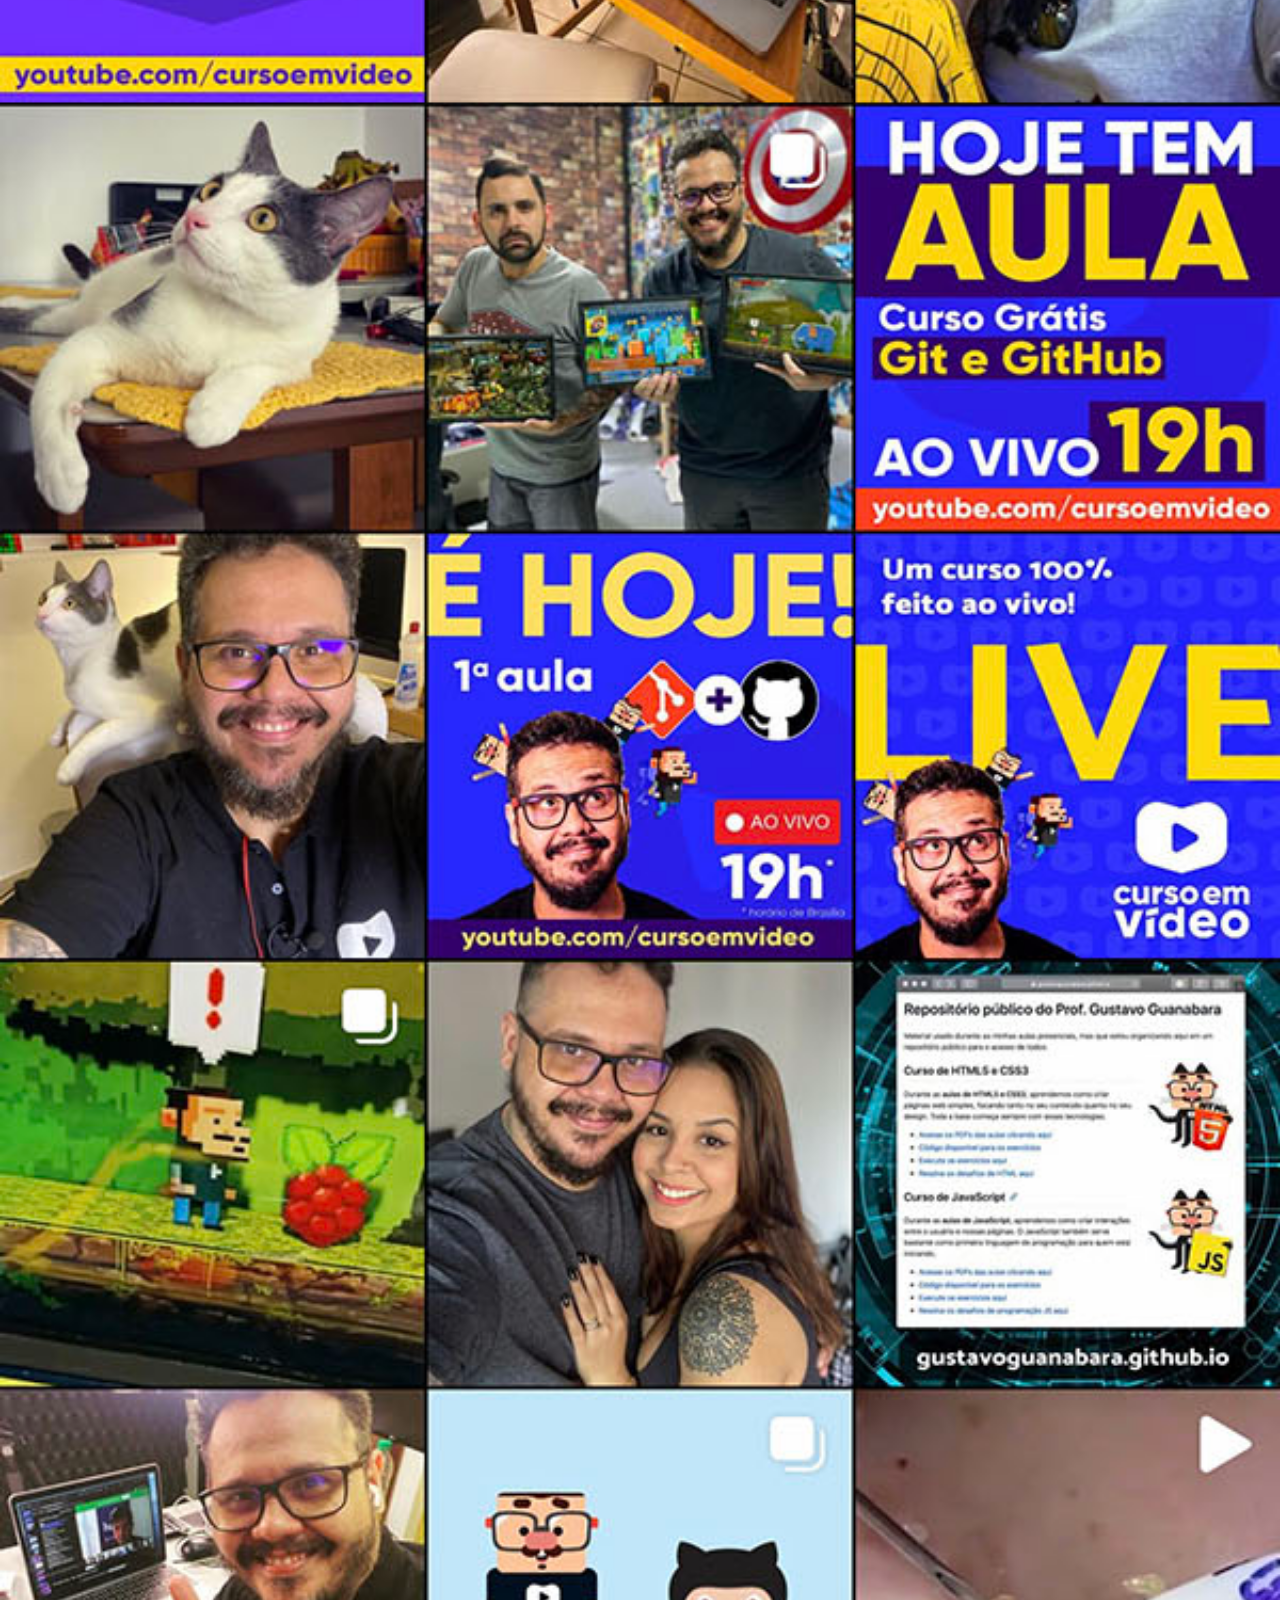
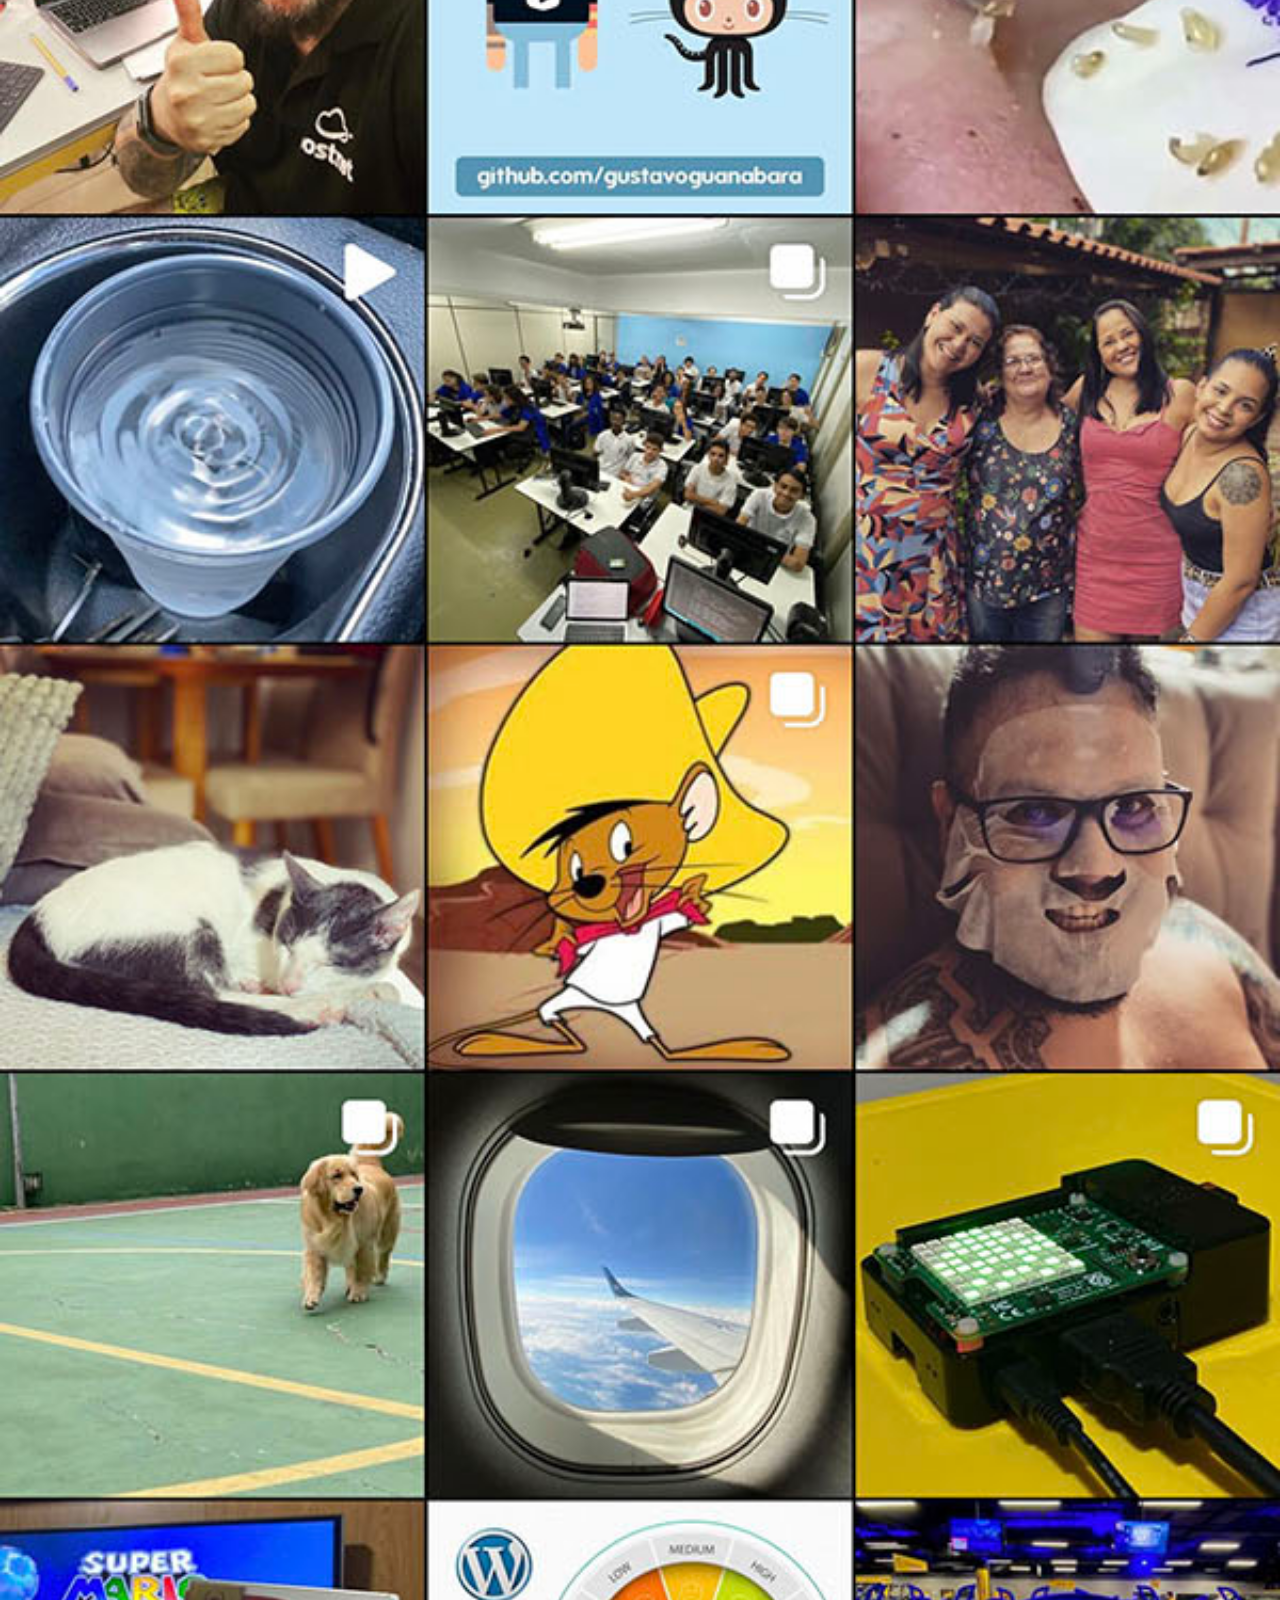
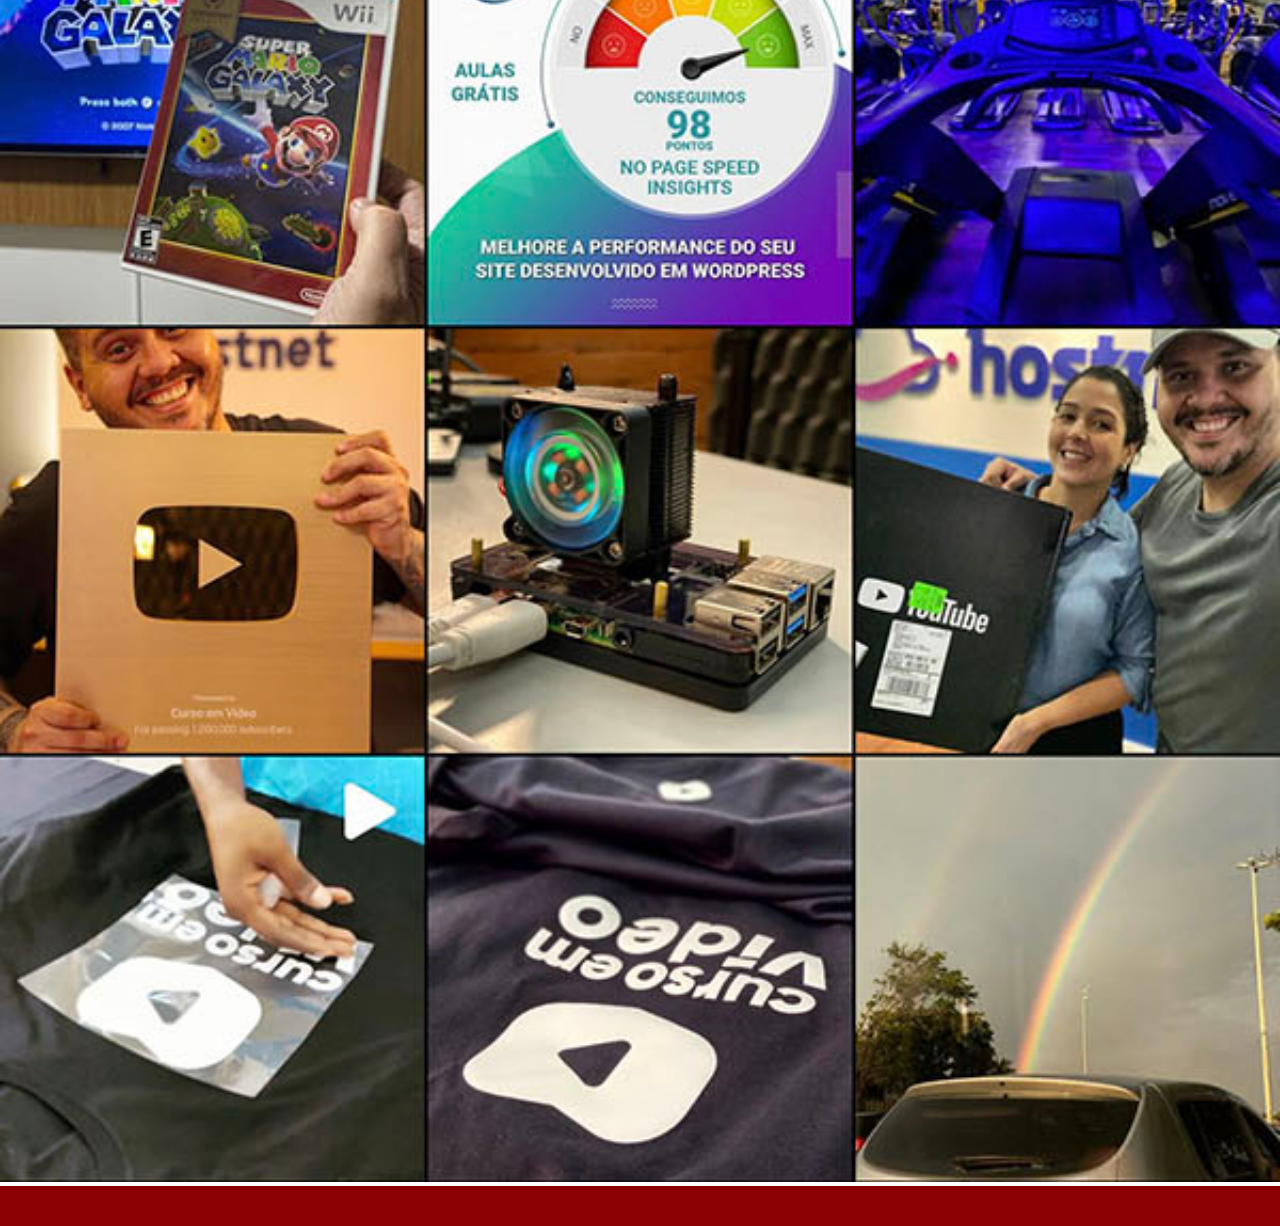
<file: instagram.html>
<!DOCTYPE html>
<html lang="pt-br">
<head>
    <meta charset="UTF-8">
    <meta name="viewport" content="width=device-width, initial-scale=1.0">
    <title>Instagram</title>
    <link rel="stylesheet" href="estilos/social.css">
</head>
<body>
    <img src="imagens/tela-instagram.jpg" alt="">
    <a href="https://www.instagram.com/gustavoguanabara/"></a>
</body>
</html>
</file>
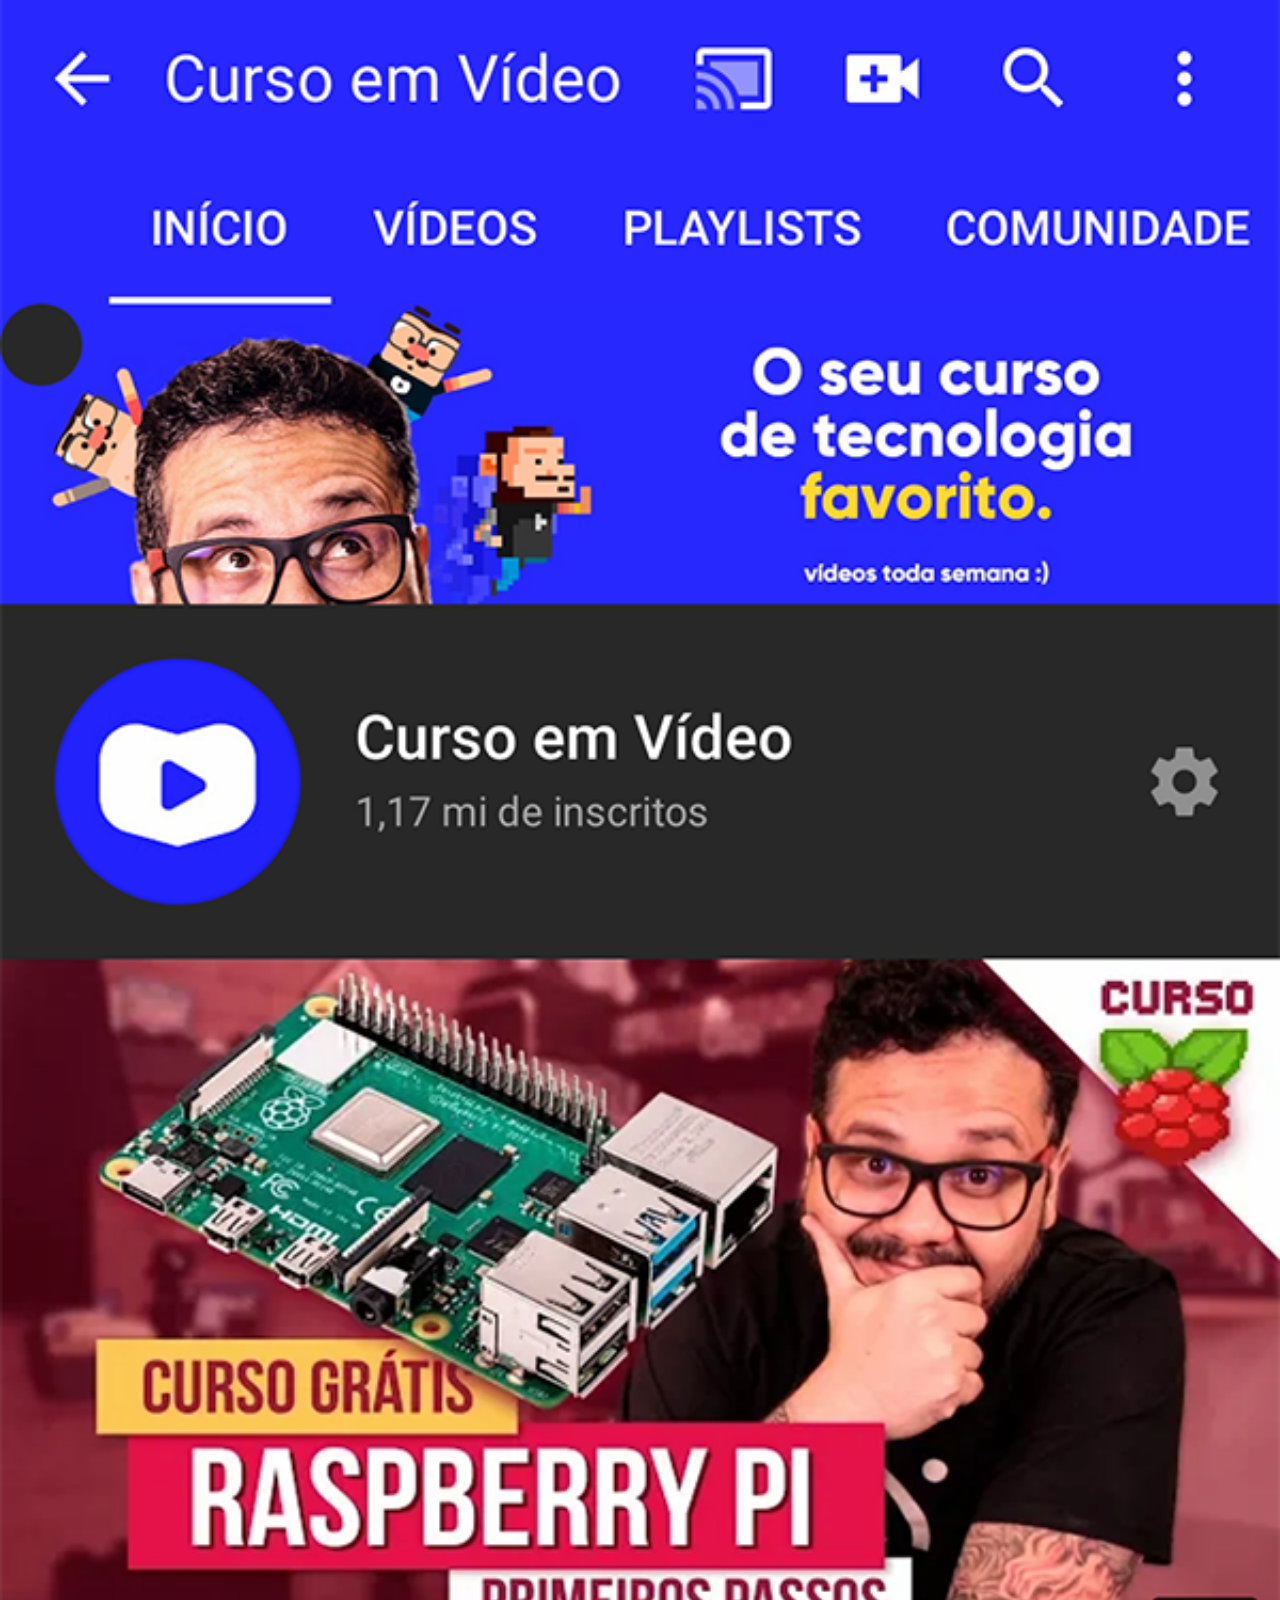
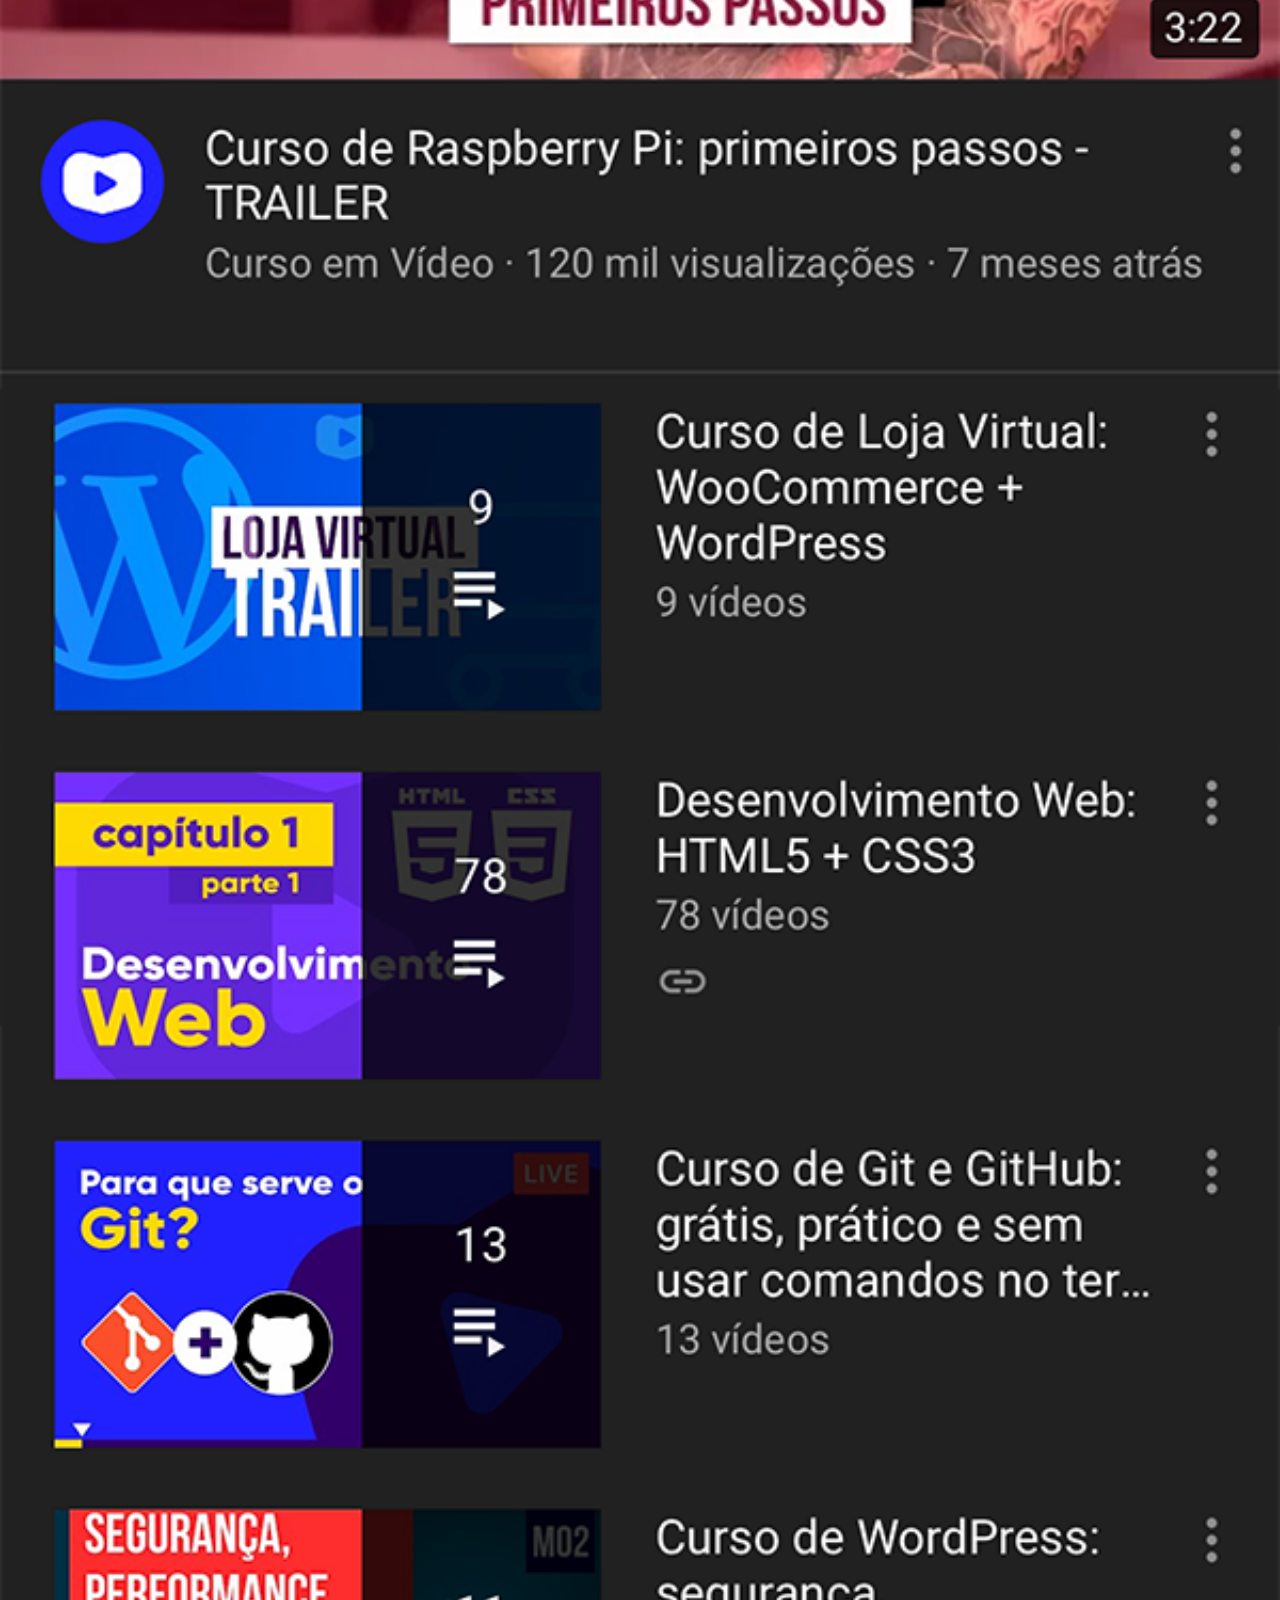
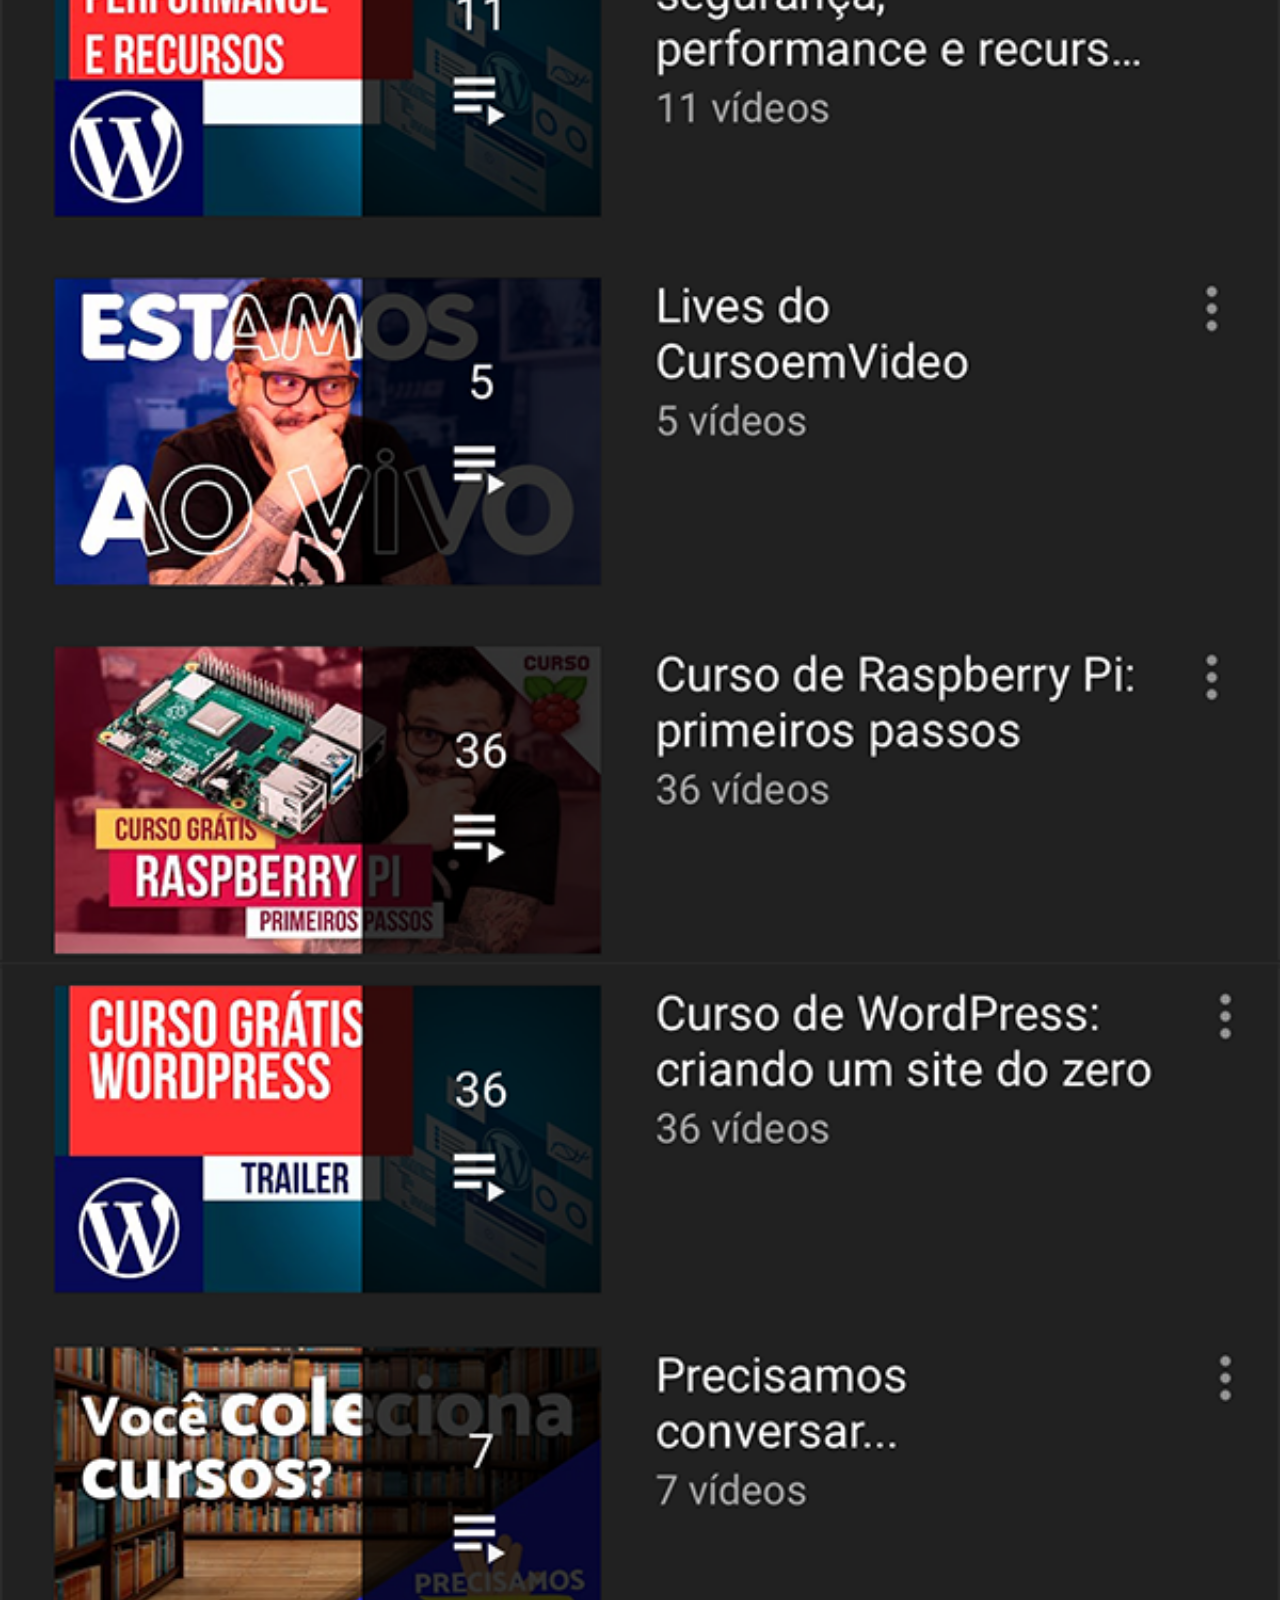
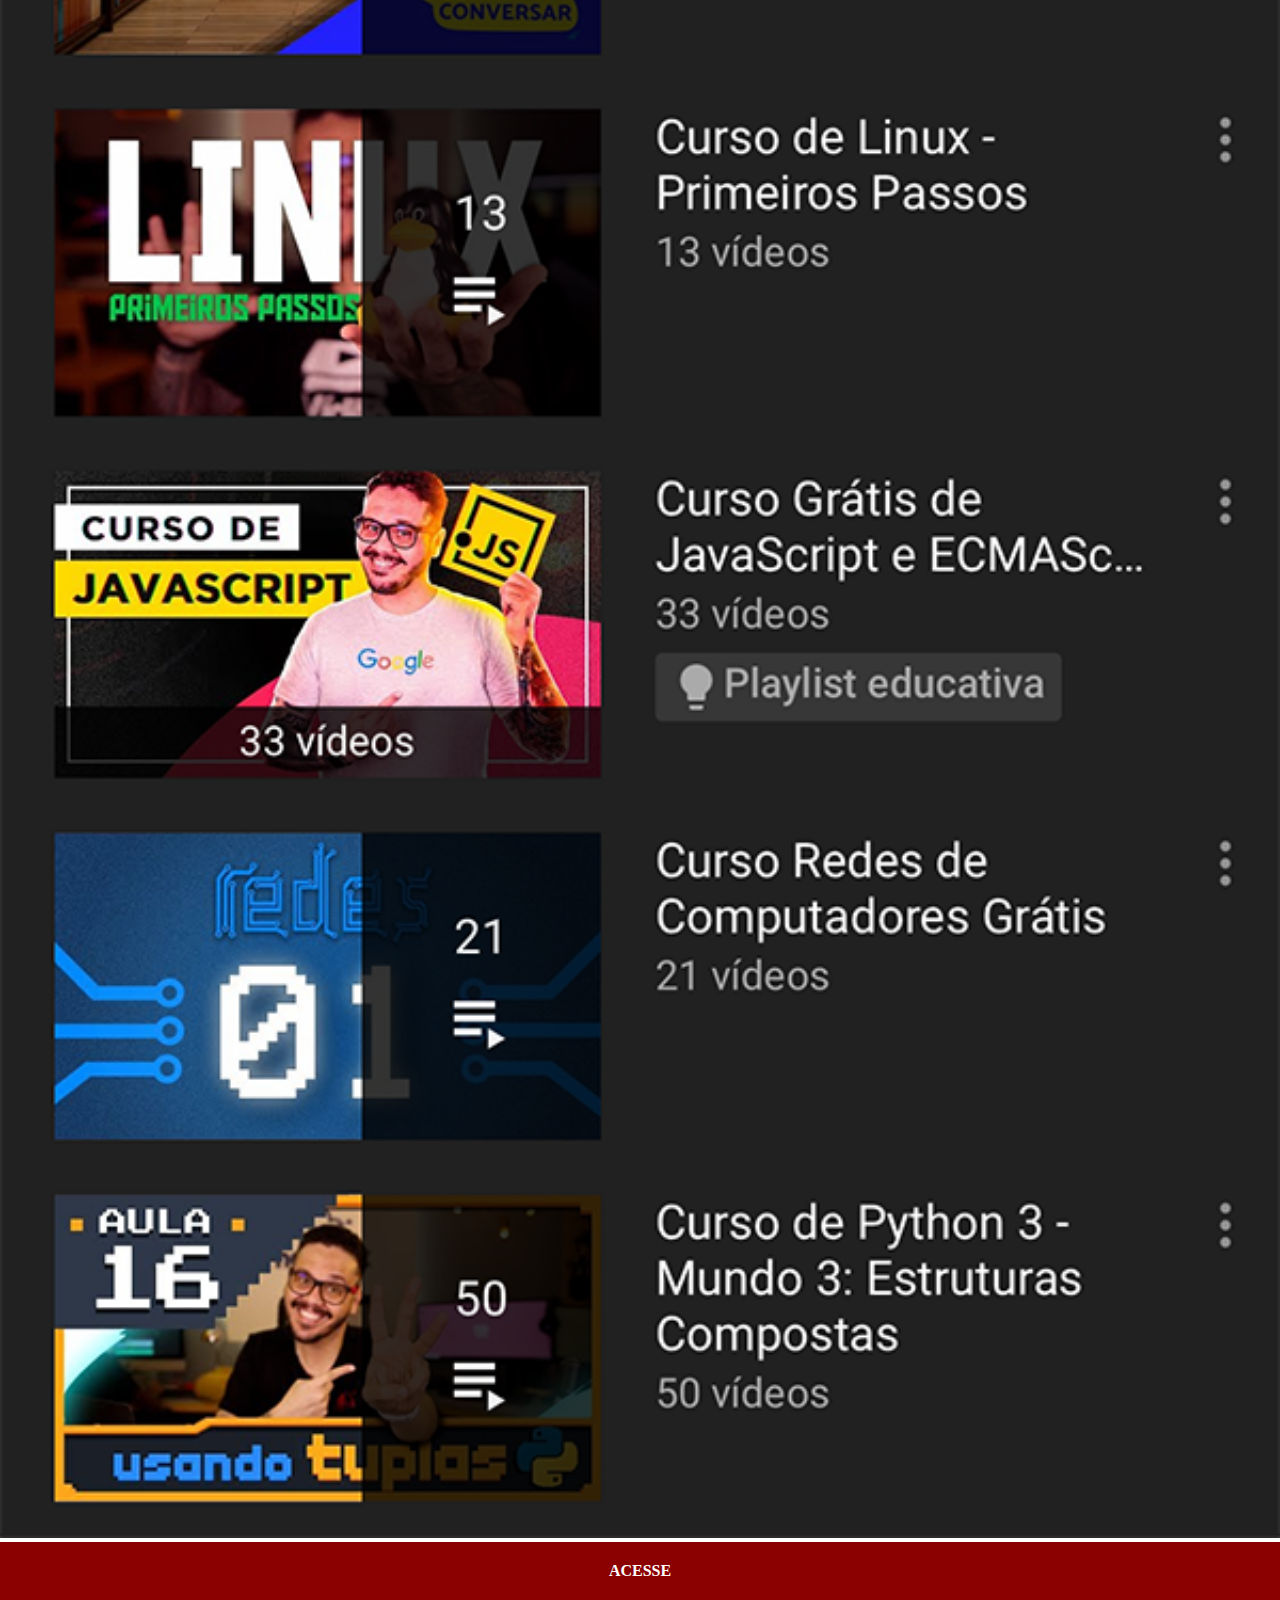
<file: youtube.html>
<!DOCTYPE html>
<html lang="pt-br">
<head>
    <meta charset="UTF-8">
    <meta name="viewport" content="width=device-width, initial-scale=1.0">
    <title>Youtube</title>
    <link rel="stylesheet" href="estilos/social.css">
</head>
<body>
    <img src="imagens/tela-youtube.png" alt="">
    <a href="https://www.youtube.com/@CursoemVideo/playlists" target="_blank">ACESSE</a>
</body>
</html>
</file>
<file: estilos/style.css>
@charset "UTF-8";

* {
    margin: 0px;
    padding: 0px;
    font-family: Arial, Helvetica, sans-serif;
}

html, body {
    width: 100%;
    height: 105%;
    background-color: black;
}

main {
    height: 100vh;
    position: relative;
}

body {
    background-image: url('../imagens/fundo-madeira.jpg');
}

section#telefone {
    position: absolute;
    top: 60%;
    left: 55%;
    transform: translate(-55%, -55%);


    width: 311px;
    height: 627px;
    background: url('../imagens/frame-iphone.png') no-repeat;
}

iframe#tela {
    position: relative;
    top: 80px;
    left: 22px;
    width: 267px;
    height: 472px;
}

section#redes-sociais {
    text-align: right;
}

section#redes-sociais img {
    width: 50px;
    margin: 10px;
    border-radius: 50%;
    box-shadow: 2px 2px 5px black;
    box-sizing: border-box;
    
}

section#redes-sociais img:hover {
    border: 2px solid white;
}
</file>
<file: estilos/social.css>
@charset "UTF-8";


::-webkit-scrollbar {
    padding: 0px;
    height: 0px;
    display: none;
}

*{
    margin: 0px;
    padding: 0px;
}

img {
    width: 100%;
}

a{
    display: block;
    background-color: darkred;
    padding: 20px;
    text-align: center;
    font-weight: bolder;
    text-decoration: none;
    color: white;
}
</file>
